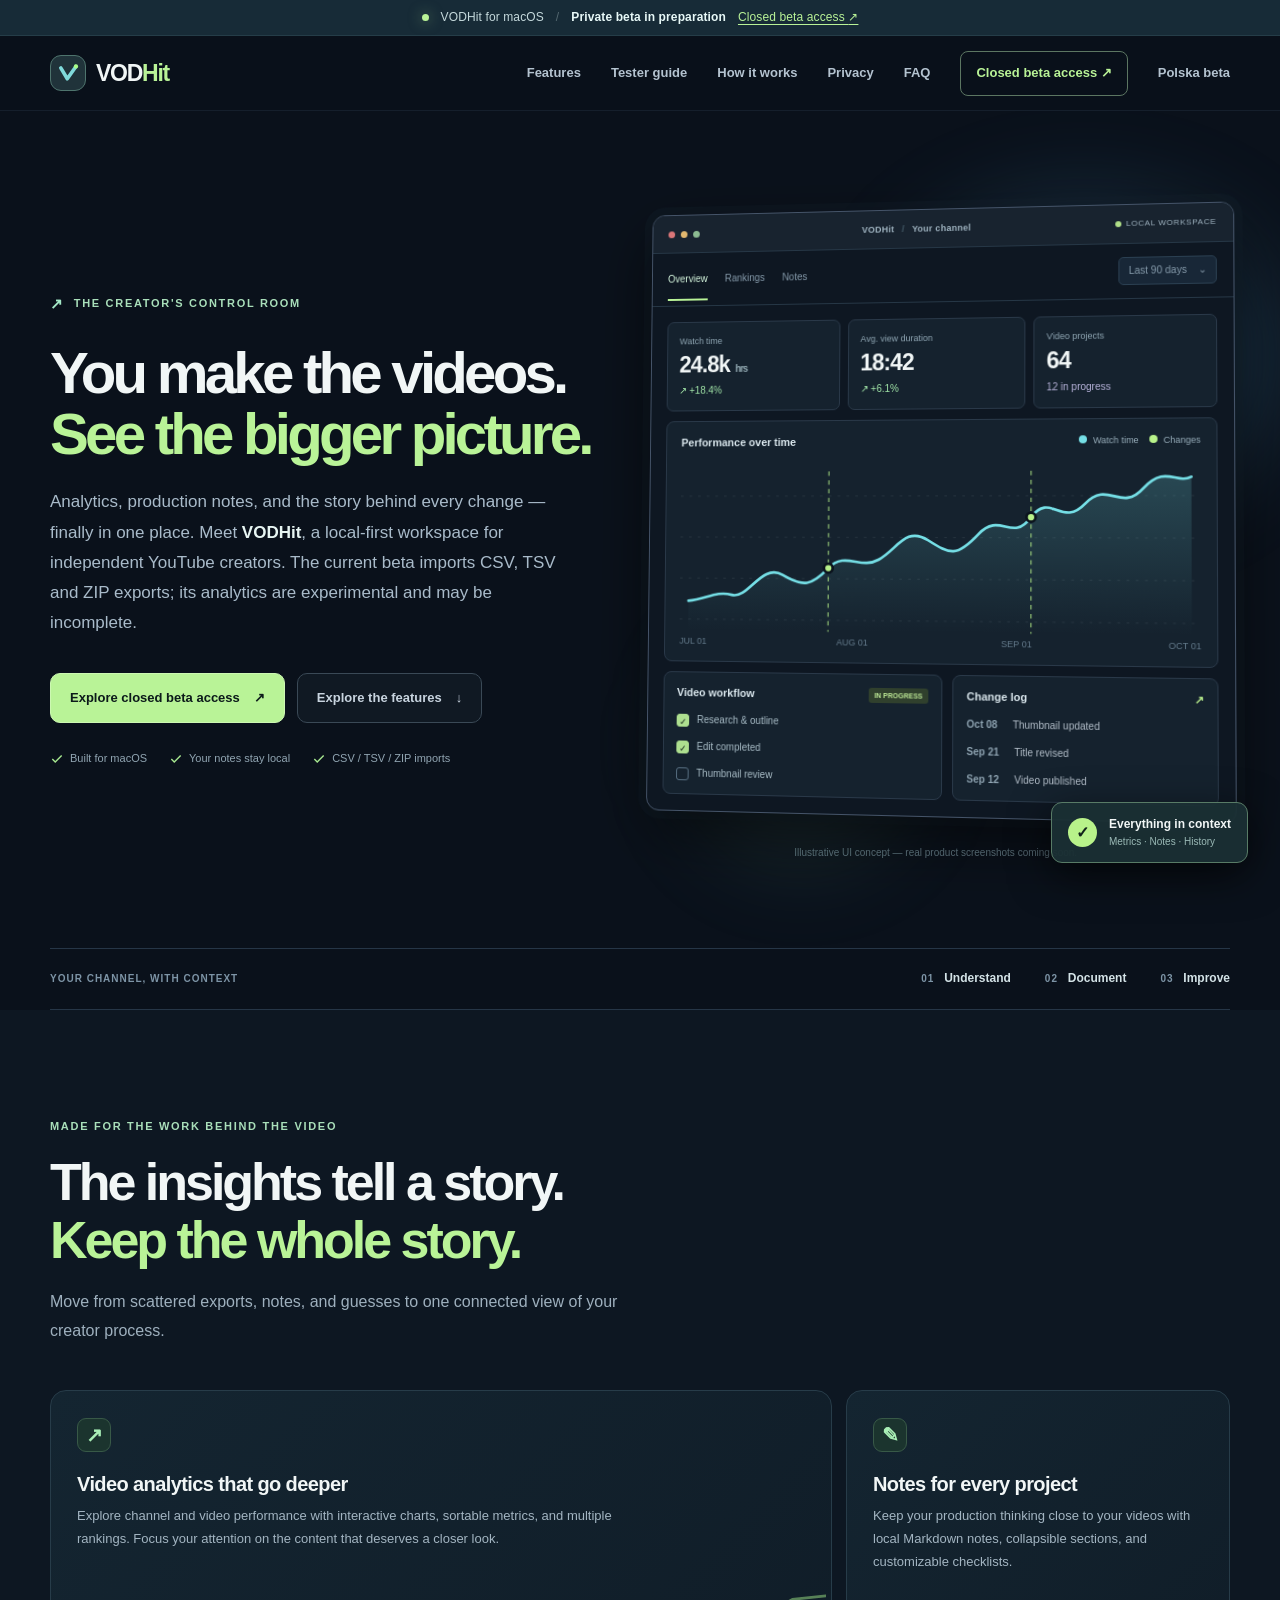
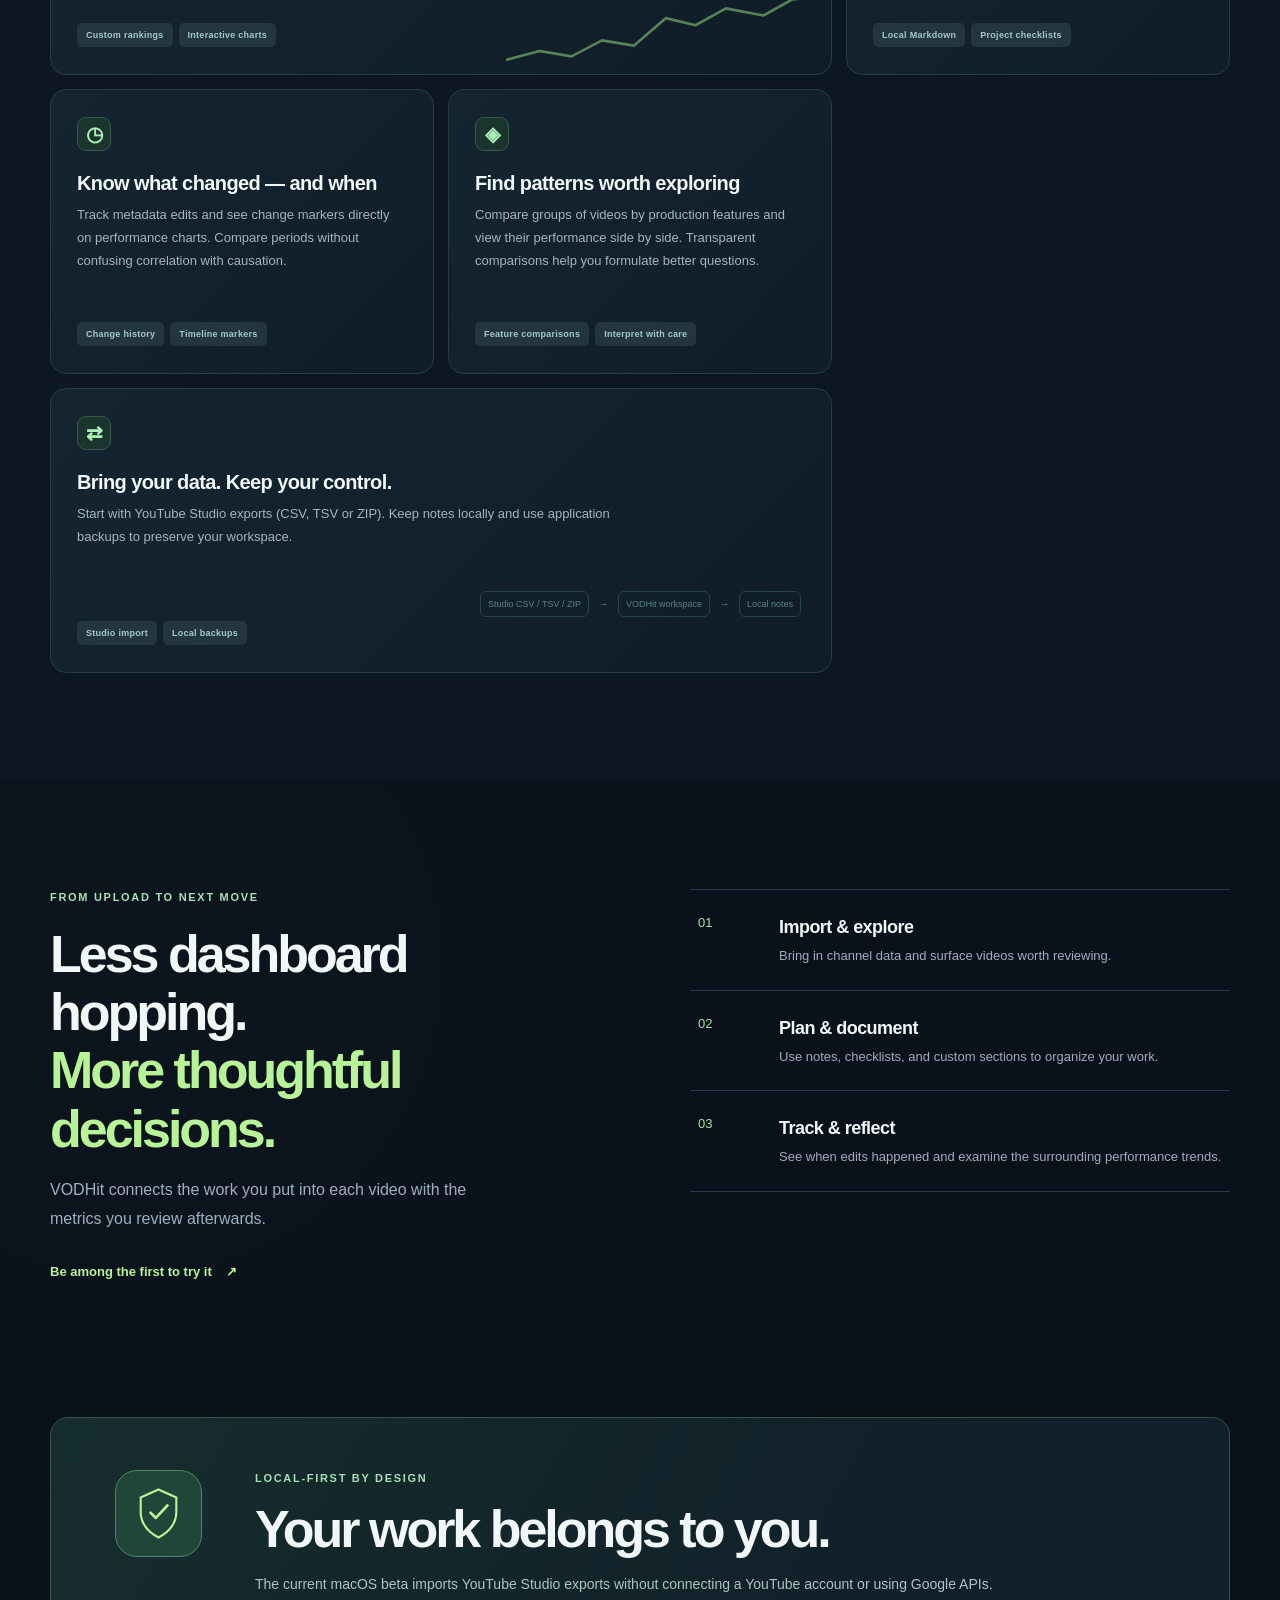
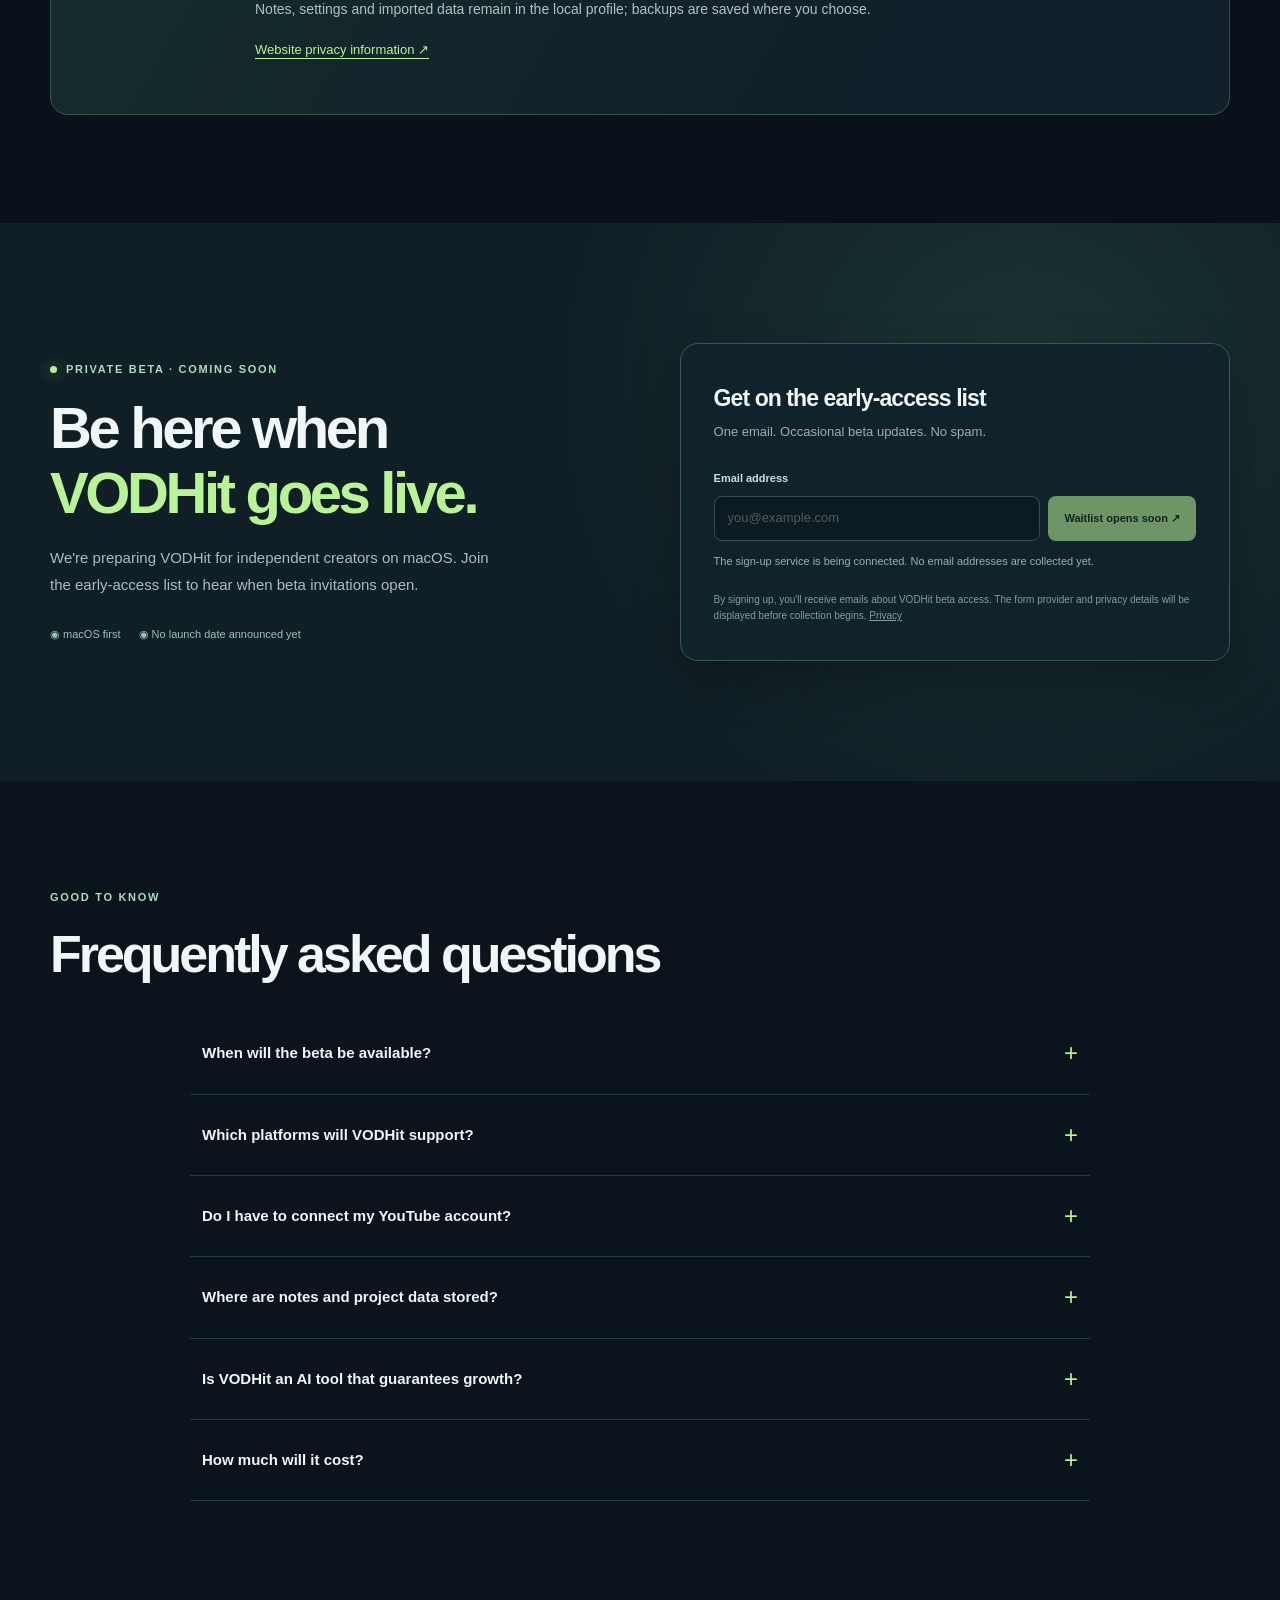
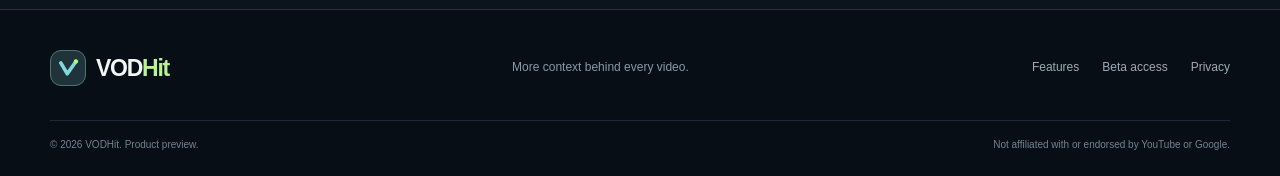
<file: index.html>
<!doctype html>
<html lang="en">
<head>
  <meta charset="utf-8">
  <meta name="viewport" content="width=device-width, initial-scale=1">
  <meta name="theme-color" content="#0a111b">
  <meta name="description" content="Meet VODHit: a local-first creator workspace for YouTube analytics, video notes, custom rankings, and change tracking. Private macOS beta in preparation.">
  <meta property="og:type" content="website">
  <meta property="og:site_name" content="VODHit">
  <meta property="og:title" content="VODHit — More context behind every video">
  <meta property="og:description" content="Analytics, production notes, and change history in one creator workspace. Private macOS beta coming soon.">
  <meta property="og:url" content="https://vodhit.app/">
  <meta name="twitter:card" content="summary_large_image">
  <link rel="icon" type="image/svg+xml" href="assets/favicon.svg">
  <link rel="canonical" href="https://vodhit.app/">
  <link rel="stylesheet" href="styles.css">
  <title>VODHit — Analytics & workflow for YouTube creators | Private beta</title>
  <script src="config.js" defer></script>
  <script src="main.js" defer></script>
</head>
<body>
  <a class="skip-link" href="#main">Skip to content</a>
  <div class="announcement"><span class="live-dot"></span><span>VODHit for macOS</span><span class="announcement-divider">/</span><strong>Private beta in preparation</strong><a href="beta.html">Closed beta access <span aria-hidden="true">↗</span></a></div>
  <header class="site-header" id="top">
    <div class="shell nav-wrap">
      <a class="brand" href="#top" aria-label="VODHit home"><span class="brand-symbol" aria-hidden="true"><svg viewBox="0 0 36 36" fill="none"><path d="M8 11L17 26L29 9" stroke="currentColor" stroke-width="5" stroke-linecap="round" stroke-linejoin="round"/><circle cx="29" cy="9" r="3" fill="#a9fc86"/></svg></span><span>VOD<span>Hit</span></span></a>
      <button class="menu-toggle" id="menu-toggle" type="button" aria-controls="main-navigation" aria-expanded="false" aria-label="Open navigation"><span></span><span></span><span></span></button>
      <nav id="main-navigation" class="main-nav" aria-label="Main navigation"><a href="#features">Features</a><a href="beta-guide.html">Tester guide</a><a href="#workflow">How it works</a><a href="#privacy">Privacy</a><a href="#faq">FAQ</a><a class="nav-cta" href="beta.html">Closed beta access <span aria-hidden="true">↗</span></a><a href="beta-pl.html" lang="pl" hreflang="pl">Polska beta</a></nav>
    </div>
  </header>

  <main id="main">
    <section class="hero shell" aria-labelledby="hero-title">
      <div class="hero-copy">
        <div class="eyebrow"><span class="eyebrow-icon">↗</span> THE CREATOR'S CONTROL ROOM</div>
        <h1 id="hero-title">You make the videos.<br><em>See the bigger picture.</em></h1>
        <p class="hero-sub">Analytics, production notes, and the story behind every change — finally in one place. Meet <strong>VODHit</strong>, a local-first workspace for independent YouTube creators. The current beta imports CSV, TSV and ZIP exports; its analytics are experimental and may be incomplete.</p>
        <div class="hero-actions"><a class="button button-primary" href="beta.html">Explore closed beta access <span aria-hidden="true">↗</span></a><a class="button button-ghost" href="#features">Explore the features <span aria-hidden="true">↓</span></a></div>
        <div class="hero-proof"><span><svg viewBox="0 0 24 24" aria-hidden="true"><path d="m4 12 5 5L20 6"/></svg> Built for macOS</span><span><svg viewBox="0 0 24 24" aria-hidden="true"><path d="m4 12 5 5L20 6"/></svg> Your notes stay local</span><span><svg viewBox="0 0 24 24" aria-hidden="true"><path d="m4 12 5 5L20 6"/></svg> CSV / TSV / ZIP imports</span></div>
      </div>
      <div class="hero-visual" aria-label="Illustrative example of the VODHit creator workspace">
        <div class="ambient ambient-one"></div><div class="ambient ambient-two"></div>
        <div class="app-window">
          <div class="window-chrome"><span class="traffic"><i></i><i></i><i></i></span><span class="window-name">VODHit <span>/</span> Your channel</span><span class="chrome-status"><i></i> LOCAL WORKSPACE</span></div>
          <div class="app-toolbar"><div class="mock-nav"><span class="selected">Overview</span><span>Rankings</span><span>Notes</span></div><span class="mock-filter">Last 90 days <span>⌄</span></span></div>
          <div class="app-content">
            <div class="mock-stat-grid"><div><small>Watch time</small><strong>24.8k <sup>hrs</sup></strong><span>↗ +18.4%</span></div><div><small>Avg. view duration</small><strong>18:42</strong><span>↗ +6.1%</span></div><div><small>Video projects</small><strong>64</strong><span class="neutral">12 in progress</span></div></div>
            <div class="mock-panel chart-panel"><div class="mock-panel-head"><span>Performance over time</span><span class="chart-tags"><i class="legend-cyan"></i> Watch time <i class="legend-lime"></i> Changes</span></div><svg class="hero-chart" viewBox="0 0 580 194" preserveAspectRatio="none" role="img" aria-label="Illustrative analytics graph with change markers"><defs><linearGradient id="linearea" x1="0" y1="0" x2="0" y2="1"><stop offset="0" stop-color="#75dfe6" stop-opacity=".20"/><stop offset="1" stop-color="#75dfe6" stop-opacity="0"/></linearGradient></defs><path d="M0 36H580M0 83H580M0 130H580M0 177H580" stroke="#293642" stroke-dasharray="3 7"/><path d="M10 156C30 155 41 144 60 149S94 112 118 126S151 138 170 118S206 120 227 108S257 70 282 86S314 105 338 79S375 89 396 60S430 72 455 45S494 55 518 28S554 24 570 15V190H10Z" fill="url(#linearea)"/><path d="M10 156C30 155 41 144 60 149S94 112 118 126S151 138 170 118S206 120 227 108S257 70 282 86S314 105 338 79S375 89 396 60S430 72 455 45S494 55 518 28S554 24 570 15" fill="none" stroke="#75dfe6" stroke-width="3" stroke-linecap="round"/><path d="M170 8V190M396 8V190" stroke="#b8f28a" stroke-width="1.2" stroke-dasharray="5 5" opacity=".85"/><circle cx="170" cy="118" r="5" fill="#b8f28a" stroke="#0b131d" stroke-width="3"/><circle cx="396" cy="60" r="5" fill="#b8f28a" stroke="#0b131d" stroke-width="3"/></svg><div class="chart-labels"><span>JUL 01</span><span>AUG 01</span><span>SEP 01</span><span>OCT 01</span></div></div>
            <div class="mock-bottom"><div class="mock-panel mini-project"><div class="mock-panel-head"><span>Video workflow</span><span class="tiny-pill">IN PROGRESS</span></div><div class="project-row"><span class="mock-check checked">✓</span> Research & outline</div><div class="project-row"><span class="mock-check checked">✓</span> Edit completed</div><div class="project-row"><span class="mock-check"></span> Thumbnail review</div></div><div class="mock-panel mini-notes"><div class="mock-panel-head"><span>Change log</span><span class="lime-inline">↗</span></div><div class="event"><b>Oct 08</b><span>Thumbnail updated</span></div><div class="event"><b>Sep 21</b><span>Title revised</span></div><div class="event"><b>Sep 12</b><span>Video published</span></div></div></div>
          </div>
        </div>
        <div class="floating-note"><span class="floating-check">✓</span><span><b>Everything in context</b><small>Metrics · Notes · History</small></span></div>
        <p class="visual-caption">Illustrative UI concept — real product screenshots coming soon.</p>
      </div>
    </section>

    <section class="strip shell" aria-label="Product pillars"><span>YOUR CHANNEL, WITH CONTEXT</span><div><span>01 <b>Understand</b></span><span>02 <b>Document</b></span><span>03 <b>Improve</b></span></div></section>

    <section class="features section" id="features" aria-labelledby="features-title"><div class="shell"><div class="section-heading"><div class="eyebrow">MADE FOR THE WORK BEHIND THE VIDEO</div><h2 id="features-title">The insights tell a story.<br><em>Keep the whole story.</em></h2><p>Move from scattered exports, notes, and guesses to one connected view of your creator process.</p></div>
      <div class="feature-grid">
        <article class="feature-card large"><div class="feature-icon">↗</div><h3>Video analytics that go deeper</h3><p>Explore channel and video performance with interactive charts, sortable metrics, and multiple rankings. Focus your attention on the content that deserves a closer look.</p><div class="feature-foot"><span>Custom rankings</span><span>Interactive charts</span></div><div class="feature-mini-chart" aria-hidden="true"><svg viewBox="0 0 400 90" preserveAspectRatio="none"><path d="M0 82 L42 72 82 78 120 60 160 66 200 35 237 43 275 24 322 32 358 14 400 10" fill="none" stroke="#a6ef8b" stroke-width="3" stroke-linecap="round" stroke-linejoin="round"/></svg></div></article>
        <article class="feature-card"><div class="feature-icon">✎</div><h3>Notes for every project</h3><p>Keep your production thinking close to your videos with local Markdown notes, collapsible sections, and customizable checklists.</p><div class="feature-foot"><span>Local Markdown</span><span>Project checklists</span></div></article>
        <article class="feature-card"><div class="feature-icon">◷</div><h3>Know what changed — and when</h3><p>Track metadata edits and see change markers directly on performance charts. Compare periods without confusing correlation with causation.</p><div class="feature-foot"><span>Change history</span><span>Timeline markers</span></div></article>
        <article class="feature-card"><div class="feature-icon">◈</div><h3>Find patterns worth exploring</h3><p>Compare groups of videos by production features and view their performance side by side. Transparent comparisons help you formulate better questions.</p><div class="feature-foot"><span>Feature comparisons</span><span>Interpret with care</span></div></article>
        <article class="feature-card large"><div class="feature-icon">⇄</div><h3>Bring your data. Keep your control.</h3><p>Start with YouTube Studio exports (CSV, TSV or ZIP). Keep notes locally and use application backups to preserve your workspace.</p><div class="feature-foot"><span>Studio import</span><span>Local backups</span></div><div class="data-flow" aria-hidden="true"><span>Studio CSV / TSV / ZIP</span><b>→</b><span>VODHit workspace</span><b>→</b><span>Local notes</span></div></article>
      </div>
    </div></section>

    <section class="workflow section" id="workflow"><div class="shell workflow-layout"><div><div class="eyebrow">FROM UPLOAD TO NEXT MOVE</div><h2>Less dashboard hopping.<br><em>More thoughtful decisions.</em></h2><p>VODHit connects the work you put into each video with the metrics you review afterwards.</p><a class="text-link" href="#waitlist">Be among the first to try it <span aria-hidden="true">↗</span></a></div><div class="steps"><div><span>01</span><div><h3>Import & explore</h3><p>Bring in channel data and surface videos worth reviewing.</p></div></div><div><span>02</span><div><h3>Plan & document</h3><p>Use notes, checklists, and custom sections to organize your work.</p></div></div><div><span>03</span><div><h3>Track & reflect</h3><p>See when edits happened and examine the surrounding performance trends.</p></div></div></div></div></section>

    <section class="privacy section" id="privacy"><div class="shell privacy-card"><div class="privacy-mark" aria-hidden="true"><svg viewBox="0 0 64 64" fill="none"><path d="M32 5 52 14V30C52 43 43 53 32 59 21 53 12 43 12 30V14L32 5Z" stroke="currentColor" stroke-width="2.4"/><path d="m23 31 6 6 13-14" stroke="currentColor" stroke-width="3" stroke-linecap="round" stroke-linejoin="round"/></svg></div><div><div class="eyebrow">LOCAL-FIRST BY DESIGN</div><h2>Your work belongs to you.</h2><p>The current macOS beta imports YouTube Studio exports without connecting a YouTube account or using Google APIs. Notes, settings and imported data remain in the local profile; backups are saved where you choose.</p><a href="privacy.html">Website privacy information <span aria-hidden="true">↗</span></a></div></div></section>

    <section class="beta section" id="waitlist"><div class="shell beta-layout"><div class="beta-copy"><div class="eyebrow"><span class="live-dot"></span> PRIVATE BETA · COMING SOON</div><h2>Be here when<br><em>VODHit goes live.</em></h2><p>We're preparing VODHit for independent creators on macOS. Join the early-access list to hear when beta invitations open.</p><div class="beta-facts"><span>◉ macOS first</span><span>◉ No launch date announced yet</span></div></div><div class="signup-card"><h3>Get on the early-access list</h3><p>One email. Occasional beta updates. No spam.</p><form id="beta-form" action="" method="POST" novalidate><label for="email">Email address</label><div class="input-row"><input id="email" name="email" type="email" placeholder="you@example.com" autocomplete="email" required disabled><button type="submit" id="signup-submit" disabled>Waitlist opens soon <span aria-hidden="true">↗</span></button></div><input type="hidden" name="product" value="VODHit macOS beta"><input type="hidden" name="source" value="landing-page"><p class="form-status" id="form-status" role="status" aria-live="polite">The sign-up service is being connected. No email addresses are collected yet.</p></form><a id="hosted-waitlist" class="button button-primary hosted-link" href="#waitlist" hidden rel="noopener noreferrer" target="_blank">Join the beta waitlist <span aria-hidden="true">↗</span></a><p class="form-privacy">By signing up, you'll receive emails about VODHit beta access. The form provider and privacy details will be displayed before collection begins. <a href="privacy.html">Privacy</a></p></div></div></section>

    <section class="faq section" id="faq"><div class="shell"><div class="section-heading left"><div class="eyebrow">GOOD TO KNOW</div><h2>Frequently asked questions</h2></div><div class="faq-items"><details><summary>When will the beta be available?<span aria-hidden="true">+</span></summary><p>We're preparing the first external beta. We haven't announced a date yet. The waitlist will be used to send invitations once the product is ready for testing.</p></details><details><summary>Which platforms will VODHit support?<span aria-hidden="true">+</span></summary><p>The first beta is planned for macOS. Other platforms may be considered after feedback from early users.</p></details><details><summary>Do I have to connect my YouTube account?<span aria-hidden="true">+</span></summary><p>No. The current beta imports YouTube Studio exports in CSV, TSV or ZIP format; it does not connect to Google OAuth or YouTube APIs.</p></details><details><summary>Where are notes and project data stored?<span aria-hidden="true">+</span></summary><p>Notes, settings and imported data stay in the selected local profile. Backups are saved where you choose. The current beta has no account-connected features.</p></details><details><summary>Is VODHit an AI tool that guarantees growth?<span aria-hidden="true">+</span></summary><p>No. VODHit provides analytics, rankings, and comparisons to support your own decisions. Changes in performance are not proof that a specific edit caused them.</p></details><details><summary>How much will it cost?<span aria-hidden="true">+</span></summary><p>Pricing has not been announced. Early access will help us understand how creators use the product and what they value most.</p></details></div></div></section>
  </main>
  <footer class="footer"><div class="shell footer-top"><a class="brand" href="#top"><span class="brand-symbol" aria-hidden="true"><svg viewBox="0 0 36 36" fill="none"><path d="M8 11L17 26L29 9" stroke="currentColor" stroke-width="5" stroke-linecap="round" stroke-linejoin="round"/><circle cx="29" cy="9" r="3" fill="#a9fc86"/></svg></span><span>VOD<span>Hit</span></span></a><p>More context behind every video.</p><nav aria-label="Footer navigation"><a href="#features">Features</a><a href="#waitlist">Beta access</a><a href="privacy.html">Privacy</a></nav></div><div class="shell footer-bottom"><span>© <span id="copyright-year">2026</span> VODHit. Product preview.</span><span>Not affiliated with or endorsed by YouTube or Google.</span></div></footer>
</body>
</html>
</file>
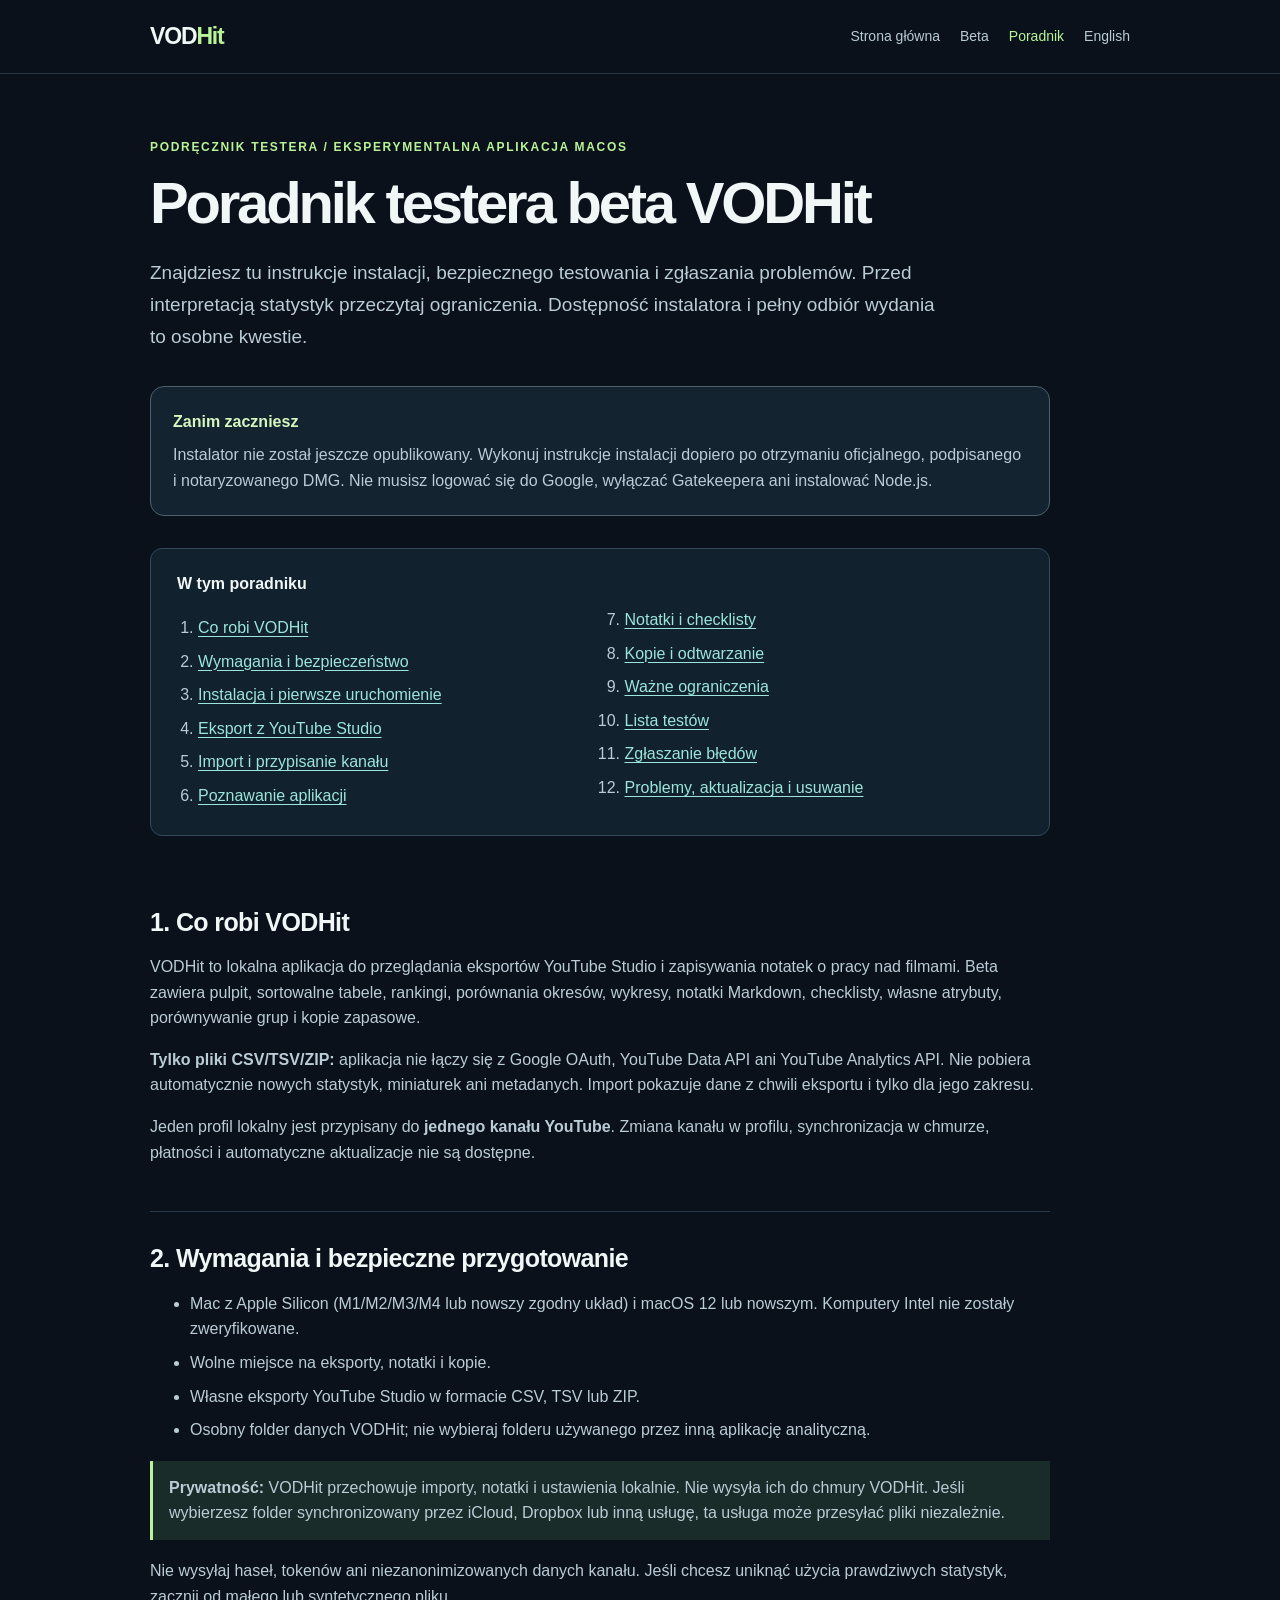
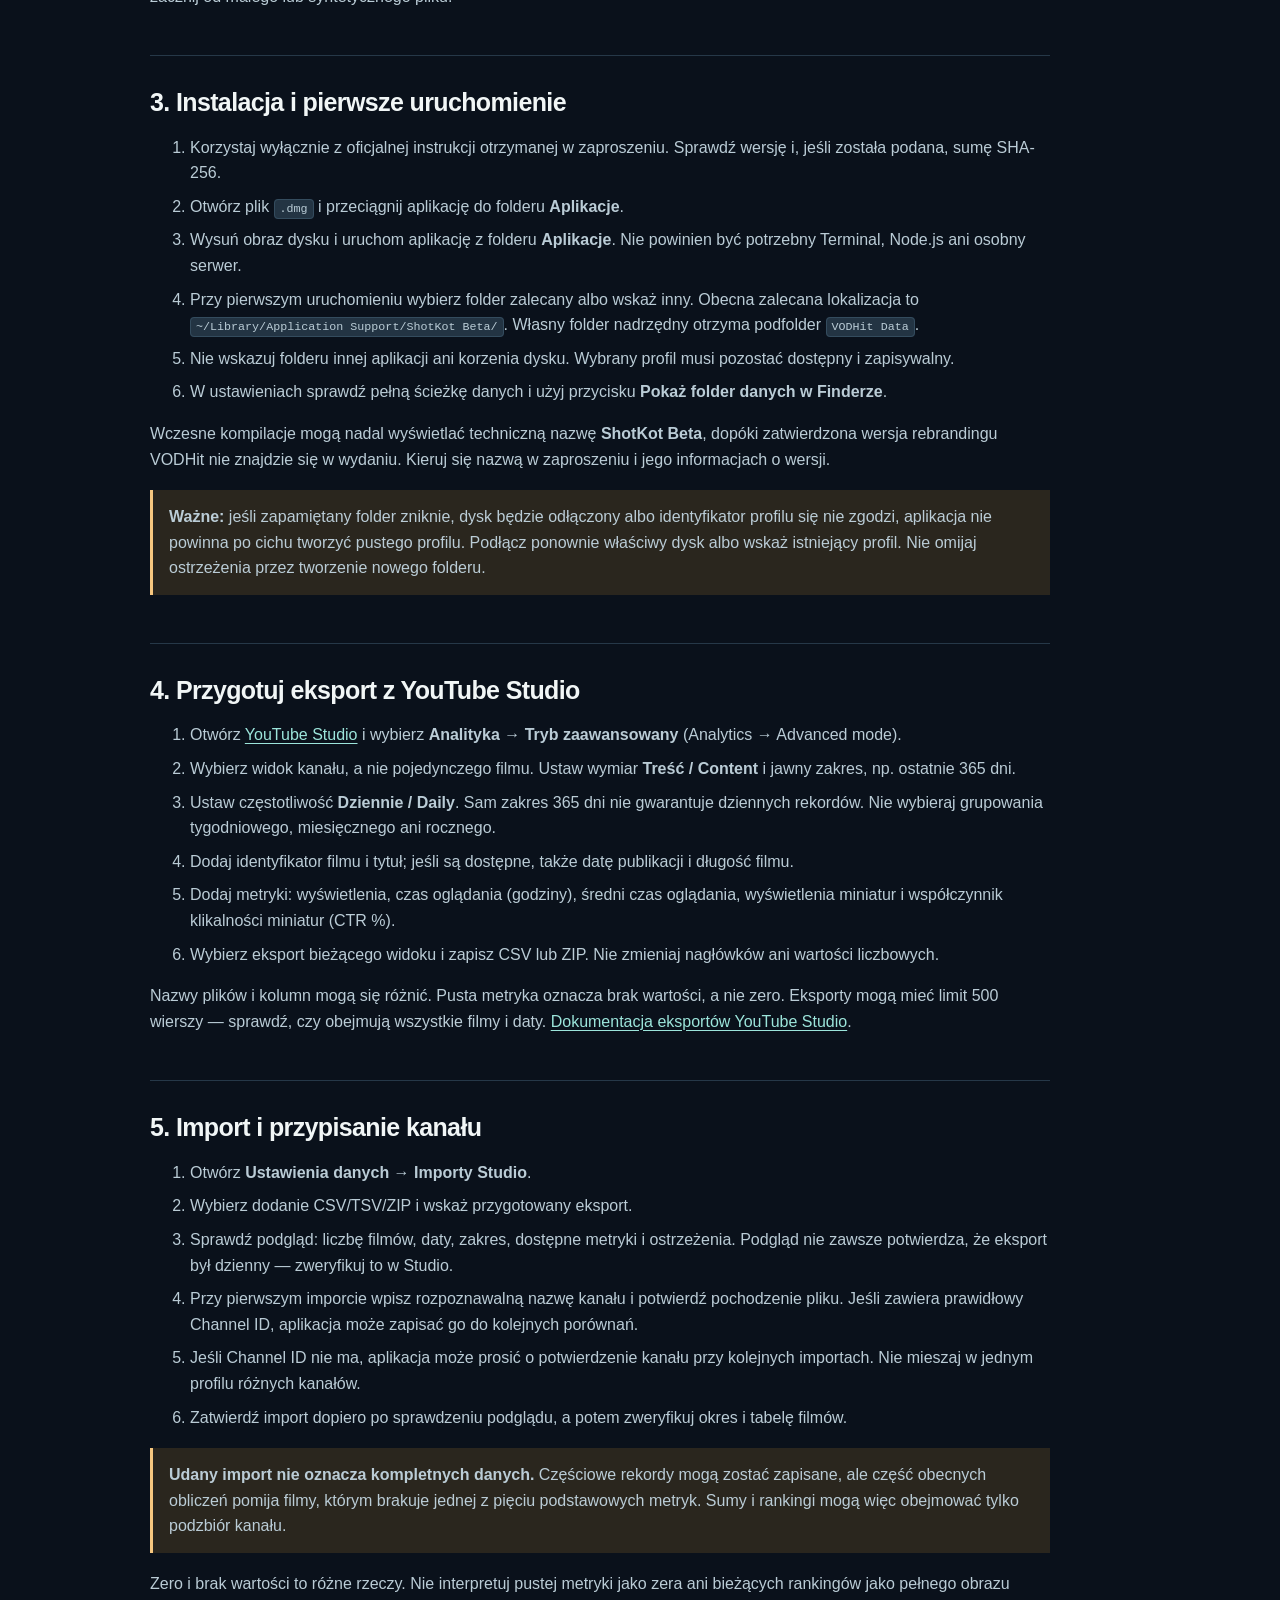
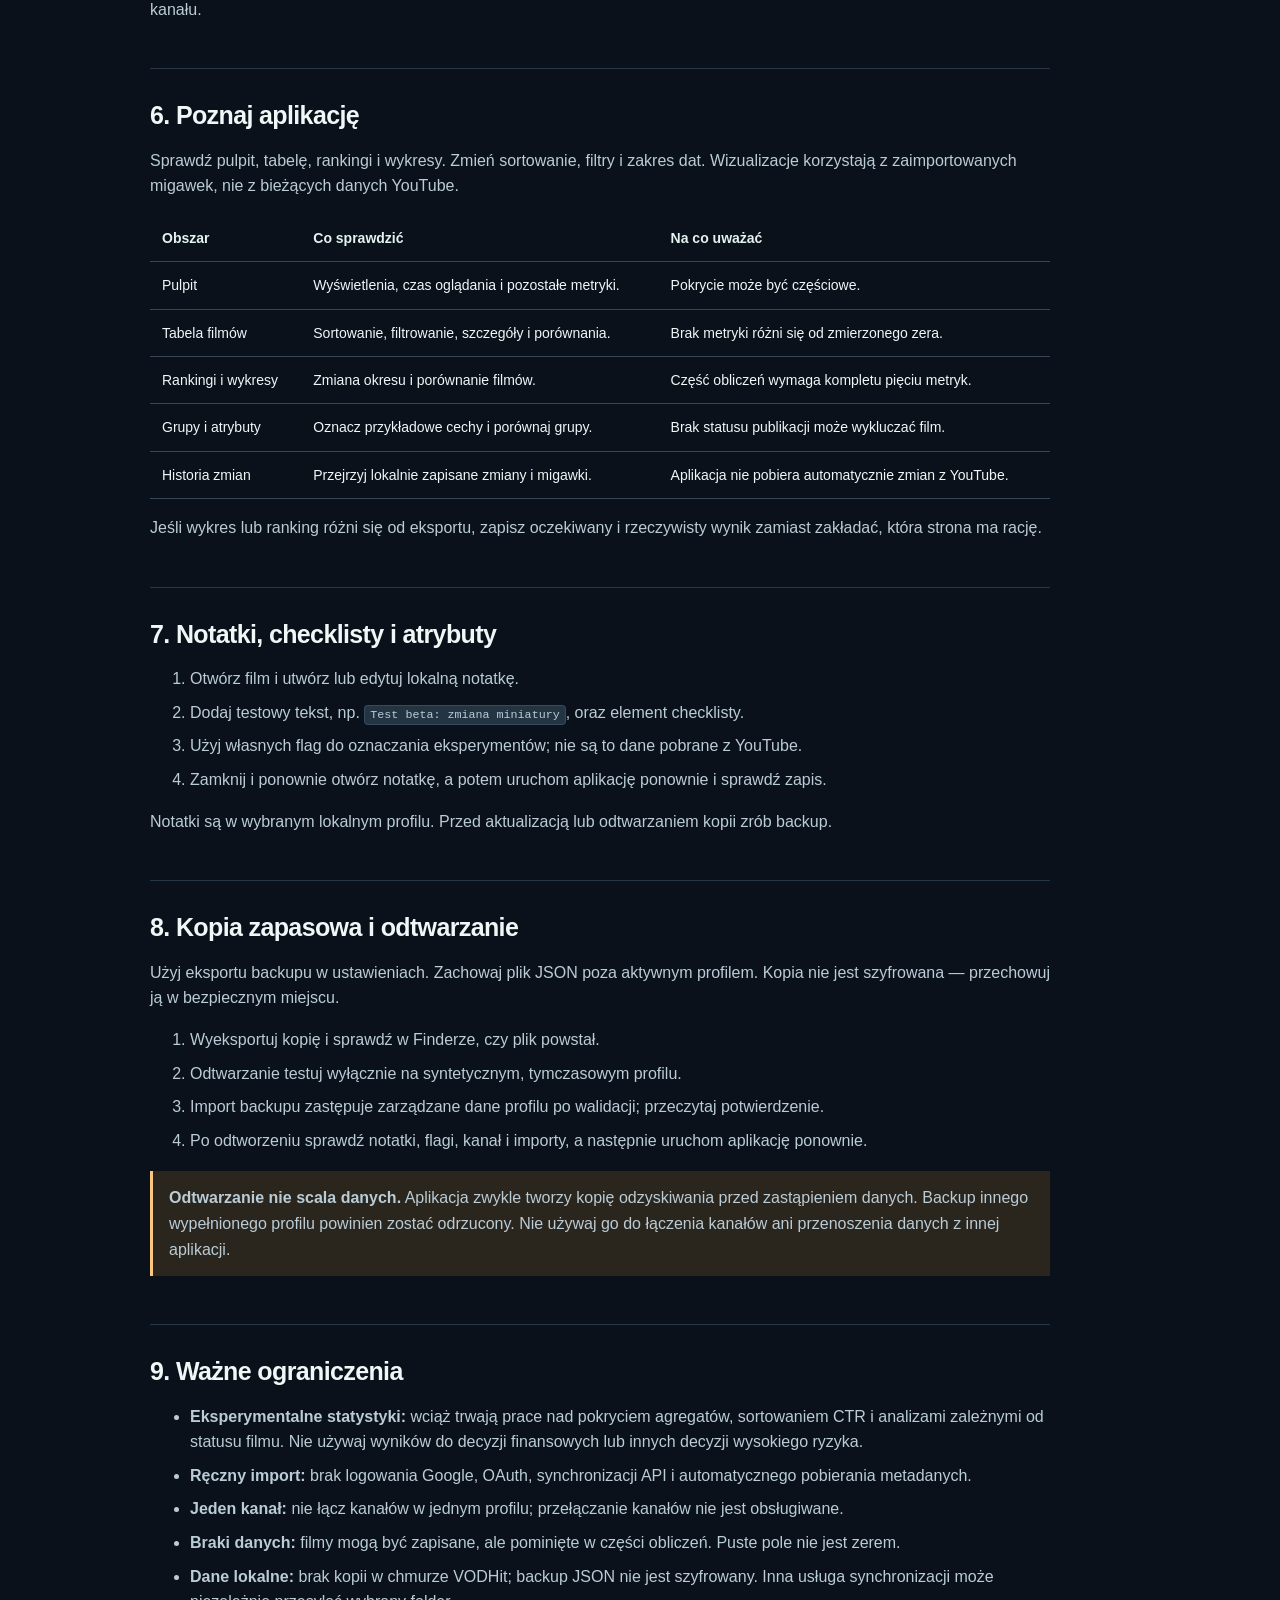
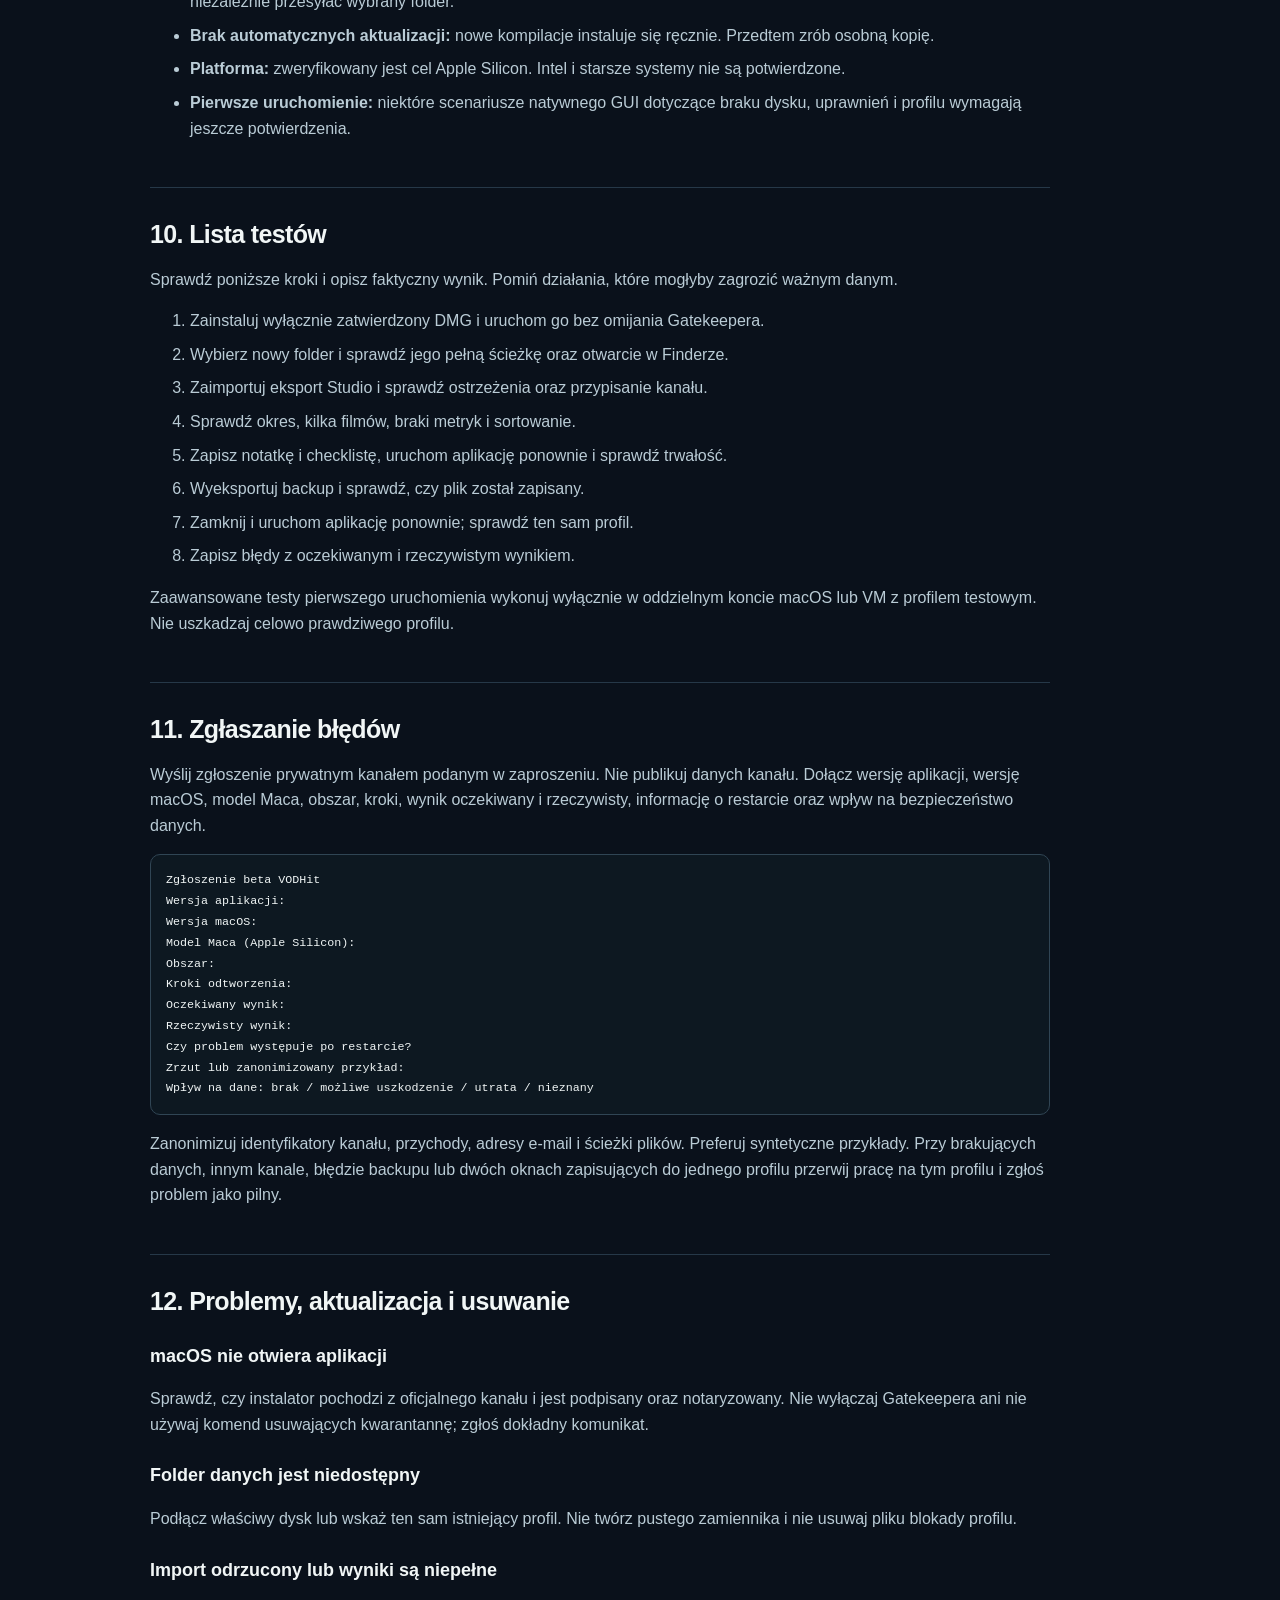
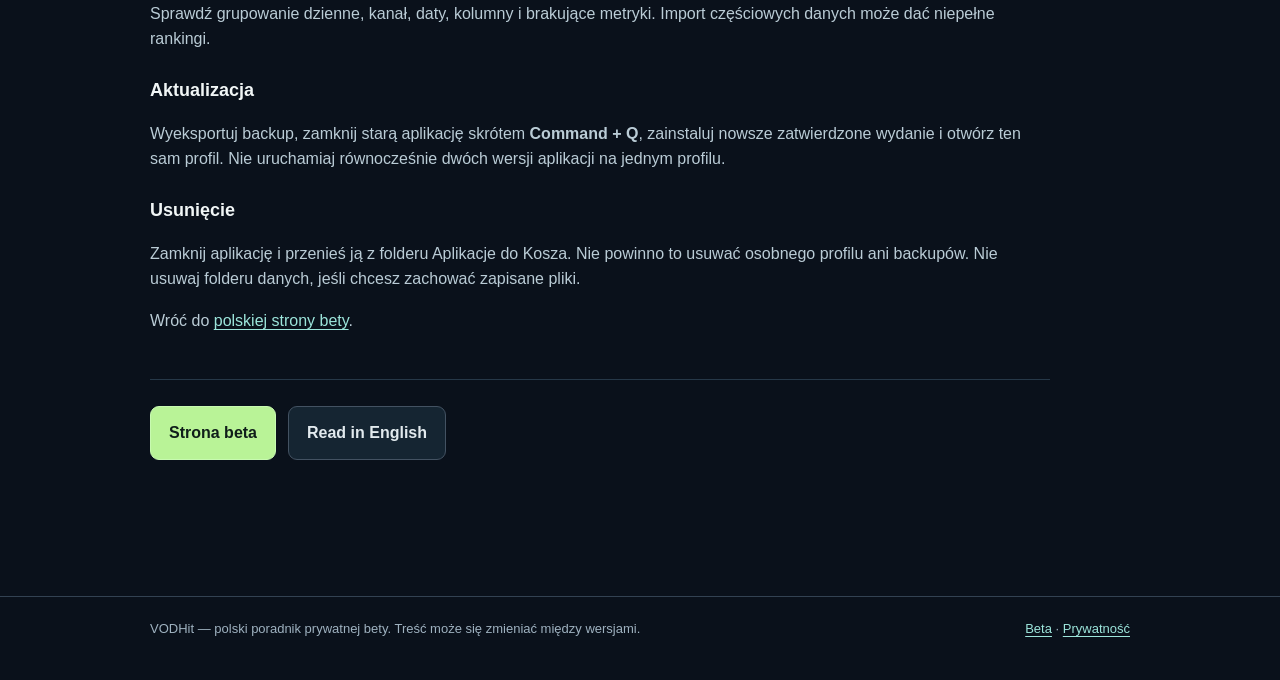
<file: beta-guide-pl.html>
<!doctype html>
<html lang="pl">
<head>
  <meta charset="utf-8">
  <meta name="viewport" content="width=device-width, initial-scale=1">
  <meta name="theme-color" content="#0a111b">
  <meta name="description" content="Poradnik beta testera VODHit na macOS: instalacja, eksport i import YouTube Studio, notatki, kopie zapasowe, ograniczenia i zgłaszanie błędów.">
  <link rel="icon" type="image/svg+xml" href="assets/favicon.svg">
  <link rel="canonical" href="https://vodhit.app/beta-guide-pl.html">
  <link rel="alternate" hreflang="en" href="https://vodhit.app/beta-guide.html">
  <link rel="stylesheet" href="styles.css">
  <link rel="stylesheet" href="beta.css">
  <title>Poradnik testera beta | VODHit na macOS</title>
</head>
<body>
  <a class="skip-link" href="#main">Przejdź do treści</a>
  <header class="beta-header"><div class="beta-shell beta-header-inner">
    <a class="beta-brand" href="index.html" aria-label="Strona główna VODHit">VOD<span>Hit</span></a>
    <nav class="beta-nav" aria-label="Nawigacja beta"><a href="index.html">Strona główna</a><a href="beta-pl.html">Beta</a><a href="beta-guide-pl.html" aria-current="page">Poradnik</a><a href="beta-guide.html" lang="en" hreflang="en">English</a></nav>
  </div></header>
  <main id="main" class="beta-main beta-shell"><article class="beta-article">
    <div class="beta-eyebrow">Podręcznik testera / eksperymentalna aplikacja macOS</div>
    <h1>Poradnik testera beta VODHit</h1>
    <p class="beta-lead">Znajdziesz tu instrukcje instalacji, bezpiecznego testowania i zgłaszania problemów. Przed interpretacją statystyk przeczytaj ograniczenia. Dostępność instalatora i pełny odbiór wydania to osobne kwestie.</p>
    <div class="beta-state"><strong>Zanim zaczniesz</strong><p>Instalator nie został jeszcze opublikowany. Wykonuj instrukcje instalacji dopiero po otrzymaniu oficjalnego, podpisanego i notaryzowanego DMG. Nie musisz logować się do Google, wyłączać Gatekeepera ani instalować Node.js.</p></div>
    <nav class="beta-toc" aria-label="Spis treści"><strong>W tym poradniku</strong><ol>
      <li><a href="#overview">Co robi VODHit</a></li><li><a href="#requirements">Wymagania i bezpieczeństwo</a></li><li><a href="#install">Instalacja i pierwsze uruchomienie</a></li><li><a href="#studio-export">Eksport z YouTube Studio</a></li><li><a href="#import">Import i przypisanie kanału</a></li><li><a href="#workspace">Poznawanie aplikacji</a></li><li><a href="#notes">Notatki i checklisty</a></li><li><a href="#backup">Kopie i odtwarzanie</a></li><li><a href="#limitations">Ważne ograniczenia</a></li><li><a href="#testing">Lista testów</a></li><li><a href="#feedback">Zgłaszanie błędów</a></li><li><a href="#troubleshooting">Problemy, aktualizacja i usuwanie</a></li>
    </ol></nav>
    <section id="overview"><h2>1. Co robi VODHit</h2>
      <p>VODHit to lokalna aplikacja do przeglądania eksportów YouTube Studio i zapisywania notatek o pracy nad filmami. Beta zawiera pulpit, sortowalne tabele, rankingi, porównania okresów, wykresy, notatki Markdown, checklisty, własne atrybuty, porównywanie grup i kopie zapasowe.</p>
      <p><strong>Tylko pliki CSV/TSV/ZIP:</strong> aplikacja nie łączy się z Google OAuth, YouTube Data API ani YouTube Analytics API. Nie pobiera automatycznie nowych statystyk, miniaturek ani metadanych. Import pokazuje dane z chwili eksportu i tylko dla jego zakresu.</p>
      <p>Jeden profil lokalny jest przypisany do <strong>jednego kanału YouTube</strong>. Zmiana kanału w profilu, synchronizacja w chmurze, płatności i automatyczne aktualizacje nie są dostępne.</p>
    </section>
    <section id="requirements"><h2>2. Wymagania i bezpieczne przygotowanie</h2>
      <ul><li>Mac z Apple Silicon (M1/M2/M3/M4 lub nowszy zgodny układ) i macOS 12 lub nowszym. Komputery Intel nie zostały zweryfikowane.</li><li>Wolne miejsce na eksporty, notatki i kopie.</li><li>Własne eksporty YouTube Studio w formacie CSV, TSV lub ZIP.</li><li>Osobny folder danych VODHit; nie wybieraj folderu używanego przez inną aplikację analityczną.</li></ul>
      <div class="beta-notice"><p><strong>Prywatność:</strong> VODHit przechowuje importy, notatki i ustawienia lokalnie. Nie wysyła ich do chmury VODHit. Jeśli wybierzesz folder synchronizowany przez iCloud, Dropbox lub inną usługę, ta usługa może przesyłać pliki niezależnie.</p></div>
      <p>Nie wysyłaj haseł, tokenów ani niezanonimizowanych danych kanału. Jeśli chcesz uniknąć użycia prawdziwych statystyk, zacznij od małego lub syntetycznego pliku.</p>
    </section>
    <section id="install"><h2>3. Instalacja i pierwsze uruchomienie</h2>
      <ol><li>Korzystaj wyłącznie z oficjalnej instrukcji otrzymanej w zaproszeniu. Sprawdź wersję i, jeśli została podana, sumę SHA-256.</li><li>Otwórz plik <code>.dmg</code> i przeciągnij aplikację do folderu <strong>Aplikacje</strong>.</li><li>Wysuń obraz dysku i uruchom aplikację z folderu <strong>Aplikacje</strong>. Nie powinien być potrzebny Terminal, Node.js ani osobny serwer.</li><li>Przy pierwszym uruchomieniu wybierz folder zalecany albo wskaż inny. Obecna zalecana lokalizacja to <code>~/Library/Application Support/ShotKot Beta/</code>. Własny folder nadrzędny otrzyma podfolder <code>VODHit Data</code>.</li><li>Nie wskazuj folderu innej aplikacji ani korzenia dysku. Wybrany profil musi pozostać dostępny i zapisywalny.</li><li>W ustawieniach sprawdź pełną ścieżkę danych i użyj przycisku <strong>Pokaż folder danych w Finderze</strong>.</li></ol>
      <p>Wczesne kompilacje mogą nadal wyświetlać techniczną nazwę <strong>ShotKot Beta</strong>, dopóki zatwierdzona wersja rebrandingu VODHit nie znajdzie się w wydaniu. Kieruj się nazwą w zaproszeniu i jego informacjach o wersji.</p>
      <div class="beta-notice warning"><p><strong>Ważne:</strong> jeśli zapamiętany folder zniknie, dysk będzie odłączony albo identyfikator profilu się nie zgodzi, aplikacja nie powinna po cichu tworzyć pustego profilu. Podłącz ponownie właściwy dysk albo wskaż istniejący profil. Nie omijaj ostrzeżenia przez tworzenie nowego folderu.</p></div>
    </section>
    <section id="studio-export"><h2>4. Przygotuj eksport z YouTube Studio</h2>
      <ol><li>Otwórz <a href="https://studio.youtube.com/" rel="noopener noreferrer">YouTube Studio</a> i wybierz <strong>Analityka → Tryb zaawansowany</strong> (Analytics → Advanced mode).</li><li>Wybierz widok kanału, a nie pojedynczego filmu. Ustaw wymiar <strong>Treść / Content</strong> i jawny zakres, np. ostatnie 365 dni.</li><li>Ustaw częstotliwość <strong>Dziennie / Daily</strong>. Sam zakres 365 dni nie gwarantuje dziennych rekordów. Nie wybieraj grupowania tygodniowego, miesięcznego ani rocznego.</li><li>Dodaj identyfikator filmu i tytuł; jeśli są dostępne, także datę publikacji i długość filmu.</li><li>Dodaj metryki: wyświetlenia, czas oglądania (godziny), średni czas oglądania, wyświetlenia miniatur i współczynnik klikalności miniatur (CTR %).</li><li>Wybierz eksport bieżącego widoku i zapisz CSV lub ZIP. Nie zmieniaj nagłówków ani wartości liczbowych.</li></ol>
      <p>Nazwy plików i kolumn mogą się różnić. Pusta metryka oznacza brak wartości, a nie zero. Eksporty mogą mieć limit 500 wierszy — sprawdź, czy obejmują wszystkie filmy i daty. <a href="https://support.google.com/youtube/answer/9717005?hl=pl" rel="noopener noreferrer">Dokumentacja eksportów YouTube Studio</a>.</p>
    </section>
    <section id="import"><h2>5. Import i przypisanie kanału</h2>
      <ol><li>Otwórz <strong>Ustawienia danych → Importy Studio</strong>.</li><li>Wybierz dodanie CSV/TSV/ZIP i wskaż przygotowany eksport.</li><li>Sprawdź podgląd: liczbę filmów, daty, zakres, dostępne metryki i ostrzeżenia. Podgląd nie zawsze potwierdza, że eksport był dzienny — zweryfikuj to w Studio.</li><li>Przy pierwszym imporcie wpisz rozpoznawalną nazwę kanału i potwierdź pochodzenie pliku. Jeśli zawiera prawidłowy Channel ID, aplikacja może zapisać go do kolejnych porównań.</li><li>Jeśli Channel ID nie ma, aplikacja może prosić o potwierdzenie kanału przy kolejnych importach. Nie mieszaj w jednym profilu różnych kanałów.</li><li>Zatwierdź import dopiero po sprawdzeniu podglądu, a potem zweryfikuj okres i tabelę filmów.</li></ol>
      <div class="beta-notice warning"><p><strong>Udany import nie oznacza kompletnych danych.</strong> Częściowe rekordy mogą zostać zapisane, ale część obecnych obliczeń pomija filmy, którym brakuje jednej z pięciu podstawowych metryk. Sumy i rankingi mogą więc obejmować tylko podzbiór kanału.</p></div>
      <p>Zero i brak wartości to różne rzeczy. Nie interpretuj pustej metryki jako zera ani bieżących rankingów jako pełnego obrazu kanału.</p>
    </section>
    <section id="workspace"><h2>6. Poznaj aplikację</h2>
      <p>Sprawdź pulpit, tabelę, rankingi i wykresy. Zmień sortowanie, filtry i zakres dat. Wizualizacje korzystają z zaimportowanych migawek, nie z bieżących danych YouTube.</p>
      <table><thead><tr><th>Obszar</th><th>Co sprawdzić</th><th>Na co uważać</th></tr></thead><tbody><tr><td>Pulpit</td><td>Wyświetlenia, czas oglądania i pozostałe metryki.</td><td>Pokrycie może być częściowe.</td></tr><tr><td>Tabela filmów</td><td>Sortowanie, filtrowanie, szczegóły i porównania.</td><td>Brak metryki różni się od zmierzonego zera.</td></tr><tr><td>Rankingi i wykresy</td><td>Zmiana okresu i porównanie filmów.</td><td>Część obliczeń wymaga kompletu pięciu metryk.</td></tr><tr><td>Grupy i atrybuty</td><td>Oznacz przykładowe cechy i porównaj grupy.</td><td>Brak statusu publikacji może wykluczać film.</td></tr><tr><td>Historia zmian</td><td>Przejrzyj lokalnie zapisane zmiany i migawki.</td><td>Aplikacja nie pobiera automatycznie zmian z YouTube.</td></tr></tbody></table>
      <p>Jeśli wykres lub ranking różni się od eksportu, zapisz oczekiwany i rzeczywisty wynik zamiast zakładać, która strona ma rację.</p>
    </section>
    <section id="notes"><h2>7. Notatki, checklisty i atrybuty</h2><ol><li>Otwórz film i utwórz lub edytuj lokalną notatkę.</li><li>Dodaj testowy tekst, np. <code>Test beta: zmiana miniatury</code>, oraz element checklisty.</li><li>Użyj własnych flag do oznaczania eksperymentów; nie są to dane pobrane z YouTube.</li><li>Zamknij i ponownie otwórz notatkę, a potem uruchom aplikację ponownie i sprawdź zapis.</li></ol><p>Notatki są w wybranym lokalnym profilu. Przed aktualizacją lub odtwarzaniem kopii zrób backup.</p></section>
    <section id="backup"><h2>8. Kopia zapasowa i odtwarzanie</h2><p>Użyj eksportu backupu w ustawieniach. Zachowaj plik JSON poza aktywnym profilem. Kopia nie jest szyfrowana — przechowuj ją w bezpiecznym miejscu.</p><ol><li>Wyeksportuj kopię i sprawdź w Finderze, czy plik powstał.</li><li>Odtwarzanie testuj wyłącznie na syntetycznym, tymczasowym profilu.</li><li>Import backupu zastępuje zarządzane dane profilu po walidacji; przeczytaj potwierdzenie.</li><li>Po odtworzeniu sprawdź notatki, flagi, kanał i importy, a następnie uruchom aplikację ponownie.</li></ol><div class="beta-notice warning"><p><strong>Odtwarzanie nie scala danych.</strong> Aplikacja zwykle tworzy kopię odzyskiwania przed zastąpieniem danych. Backup innego wypełnionego profilu powinien zostać odrzucony. Nie używaj go do łączenia kanałów ani przenoszenia danych z innej aplikacji.</p></div></section>
    <section id="limitations"><h2>9. Ważne ograniczenia</h2><ul><li><strong>Eksperymentalne statystyki:</strong> wciąż trwają prace nad pokryciem agregatów, sortowaniem CTR i analizami zależnymi od statusu filmu. Nie używaj wyników do decyzji finansowych lub innych decyzji wysokiego ryzyka.</li><li><strong>Ręczny import:</strong> brak logowania Google, OAuth, synchronizacji API i automatycznego pobierania metadanych.</li><li><strong>Jeden kanał:</strong> nie łącz kanałów w jednym profilu; przełączanie kanałów nie jest obsługiwane.</li><li><strong>Braki danych:</strong> filmy mogą być zapisane, ale pominięte w części obliczeń. Puste pole nie jest zerem.</li><li><strong>Dane lokalne:</strong> brak kopii w chmurze VODHit; backup JSON nie jest szyfrowany. Inna usługa synchronizacji może niezależnie przesyłać wybrany folder.</li><li><strong>Brak automatycznych aktualizacji:</strong> nowe kompilacje instaluje się ręcznie. Przedtem zrób osobną kopię.</li><li><strong>Platforma:</strong> zweryfikowany jest cel Apple Silicon. Intel i starsze systemy nie są potwierdzone.</li><li><strong>Pierwsze uruchomienie:</strong> niektóre scenariusze natywnego GUI dotyczące braku dysku, uprawnień i profilu wymagają jeszcze potwierdzenia.</li></ul></section>
    <section id="testing"><h2>10. Lista testów</h2><p>Sprawdź poniższe kroki i opisz faktyczny wynik. Pomiń działania, które mogłyby zagrozić ważnym danym.</p><ol><li>Zainstaluj wyłącznie zatwierdzony DMG i uruchom go bez omijania Gatekeepera.</li><li>Wybierz nowy folder i sprawdź jego pełną ścieżkę oraz otwarcie w Finderze.</li><li>Zaimportuj eksport Studio i sprawdź ostrzeżenia oraz przypisanie kanału.</li><li>Sprawdź okres, kilka filmów, braki metryk i sortowanie.</li><li>Zapisz notatkę i checklistę, uruchom aplikację ponownie i sprawdź trwałość.</li><li>Wyeksportuj backup i sprawdź, czy plik został zapisany.</li><li>Zamknij i uruchom aplikację ponownie; sprawdź ten sam profil.</li><li>Zapisz błędy z oczekiwanym i rzeczywistym wynikiem.</li></ol><p>Zaawansowane testy pierwszego uruchomienia wykonuj wyłącznie w oddzielnym koncie macOS lub VM z profilem testowym. Nie uszkadzaj celowo prawdziwego profilu.</p></section>
    <section id="feedback"><h2>11. Zgłaszanie błędów</h2><p>Wyślij zgłoszenie prywatnym kanałem podanym w zaproszeniu. Nie publikuj danych kanału. Dołącz wersję aplikacji, wersję macOS, model Maca, obszar, kroki, wynik oczekiwany i rzeczywisty, informację o restarcie oraz wpływ na bezpieczeństwo danych.</p><pre><code>Zgłoszenie beta VODHit
Wersja aplikacji:
Wersja macOS:
Model Maca (Apple Silicon):
Obszar:
Kroki odtworzenia:
Oczekiwany wynik:
Rzeczywisty wynik:
Czy problem występuje po restarcie?
Zrzut lub zanonimizowany przykład:
Wpływ na dane: brak / możliwe uszkodzenie / utrata / nieznany</code></pre><p>Zanonimizuj identyfikatory kanału, przychody, adresy e-mail i ścieżki plików. Preferuj syntetyczne przykłady. Przy brakujących danych, innym kanale, błędzie backupu lub dwóch oknach zapisujących do jednego profilu przerwij pracę na tym profilu i zgłoś problem jako pilny.</p></section>
    <section id="troubleshooting"><h2>12. Problemy, aktualizacja i usuwanie</h2><h3>macOS nie otwiera aplikacji</h3><p>Sprawdź, czy instalator pochodzi z oficjalnego kanału i jest podpisany oraz notaryzowany. Nie wyłączaj Gatekeepera ani nie używaj komend usuwających kwarantannę; zgłoś dokładny komunikat.</p><h3>Folder danych jest niedostępny</h3><p>Podłącz właściwy dysk lub wskaż ten sam istniejący profil. Nie twórz pustego zamiennika i nie usuwaj pliku blokady profilu.</p><h3>Import odrzucony lub wyniki są niepełne</h3><p>Sprawdź grupowanie dzienne, kanał, daty, kolumny i brakujące metryki. Import częściowych danych może dać niepełne rankingi.</p><h3>Aktualizacja</h3><p>Wyeksportuj backup, zamknij starą aplikację skrótem <strong>Command + Q</strong>, zainstaluj nowsze zatwierdzone wydanie i otwórz ten sam profil. Nie uruchamiaj równocześnie dwóch wersji aplikacji na jednym profilu.</p><h3>Usunięcie</h3><p>Zamknij aplikację i przenieś ją z folderu Aplikacje do Kosza. Nie powinno to usuwać osobnego profilu ani backupów. Nie usuwaj folderu danych, jeśli chcesz zachować zapisane pliki.</p><p>Wróć do <a href="beta-pl.html">polskiej strony bety</a>.</p></section>
    <div class="beta-actions"><a class="beta-button" href="beta-pl.html">Strona beta</a><a class="beta-button secondary" href="beta-guide.html" lang="en" hreflang="en">Read in English</a></div>
  </article></main>
  <footer class="beta-footer"><div class="beta-shell beta-footer-inner"><span>VODHit — polski poradnik prywatnej bety. Treść może się zmieniać między wersjami.</span><span><a href="beta-pl.html">Beta</a> · <a href="privacy.html">Prywatność</a></span></div></footer>
</body>
</html>
</file>
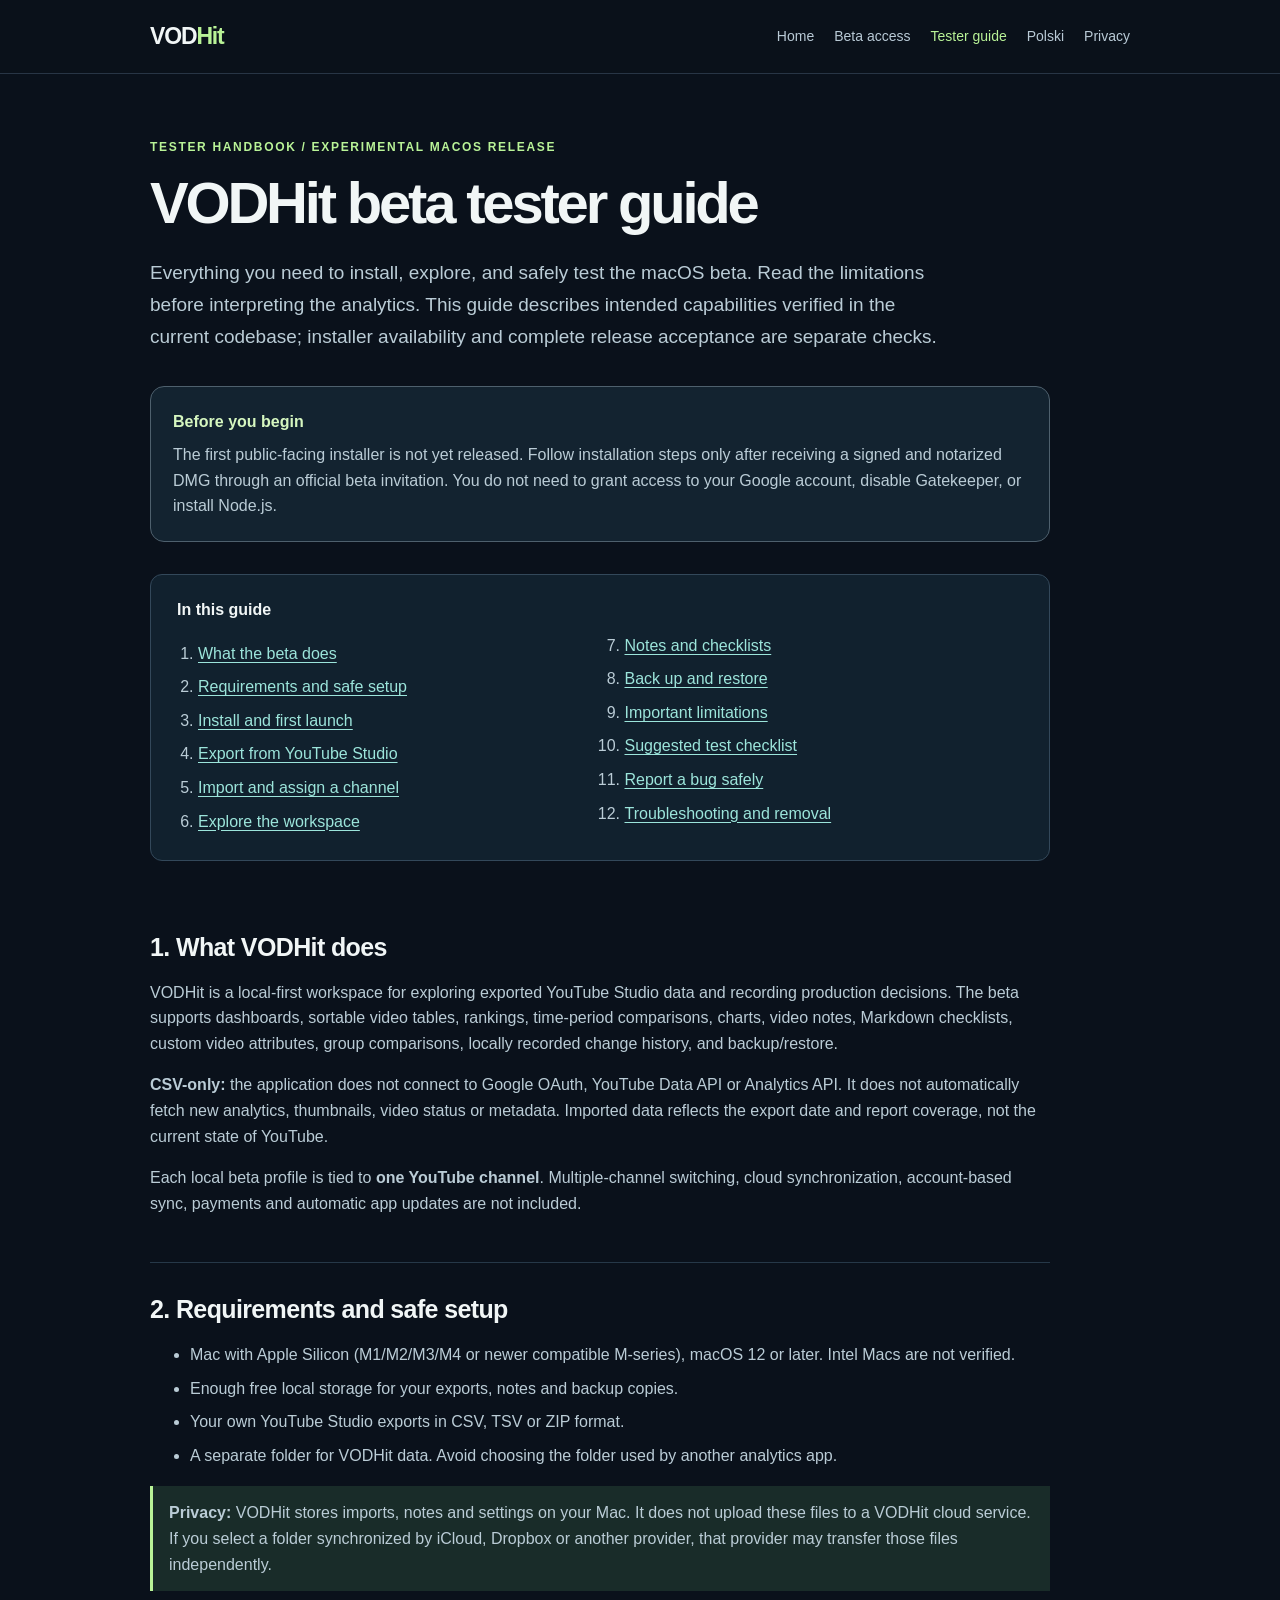
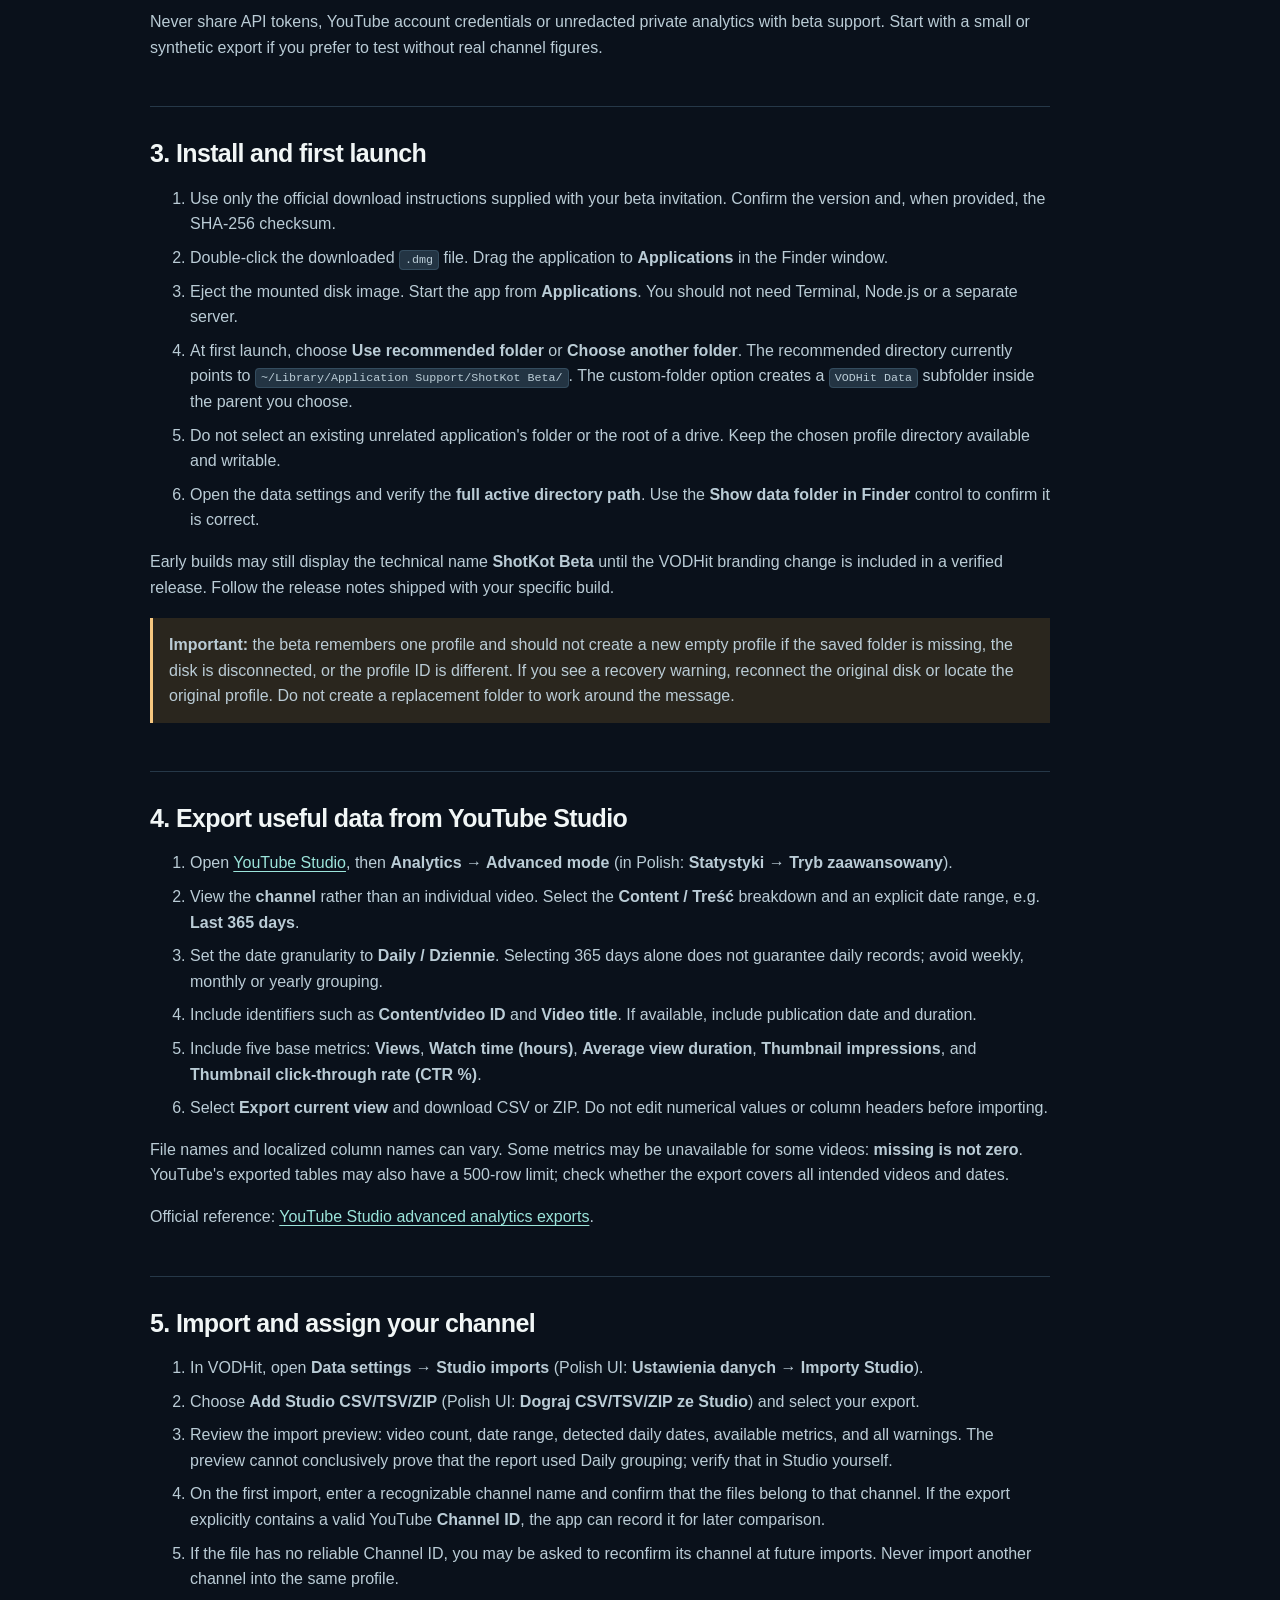
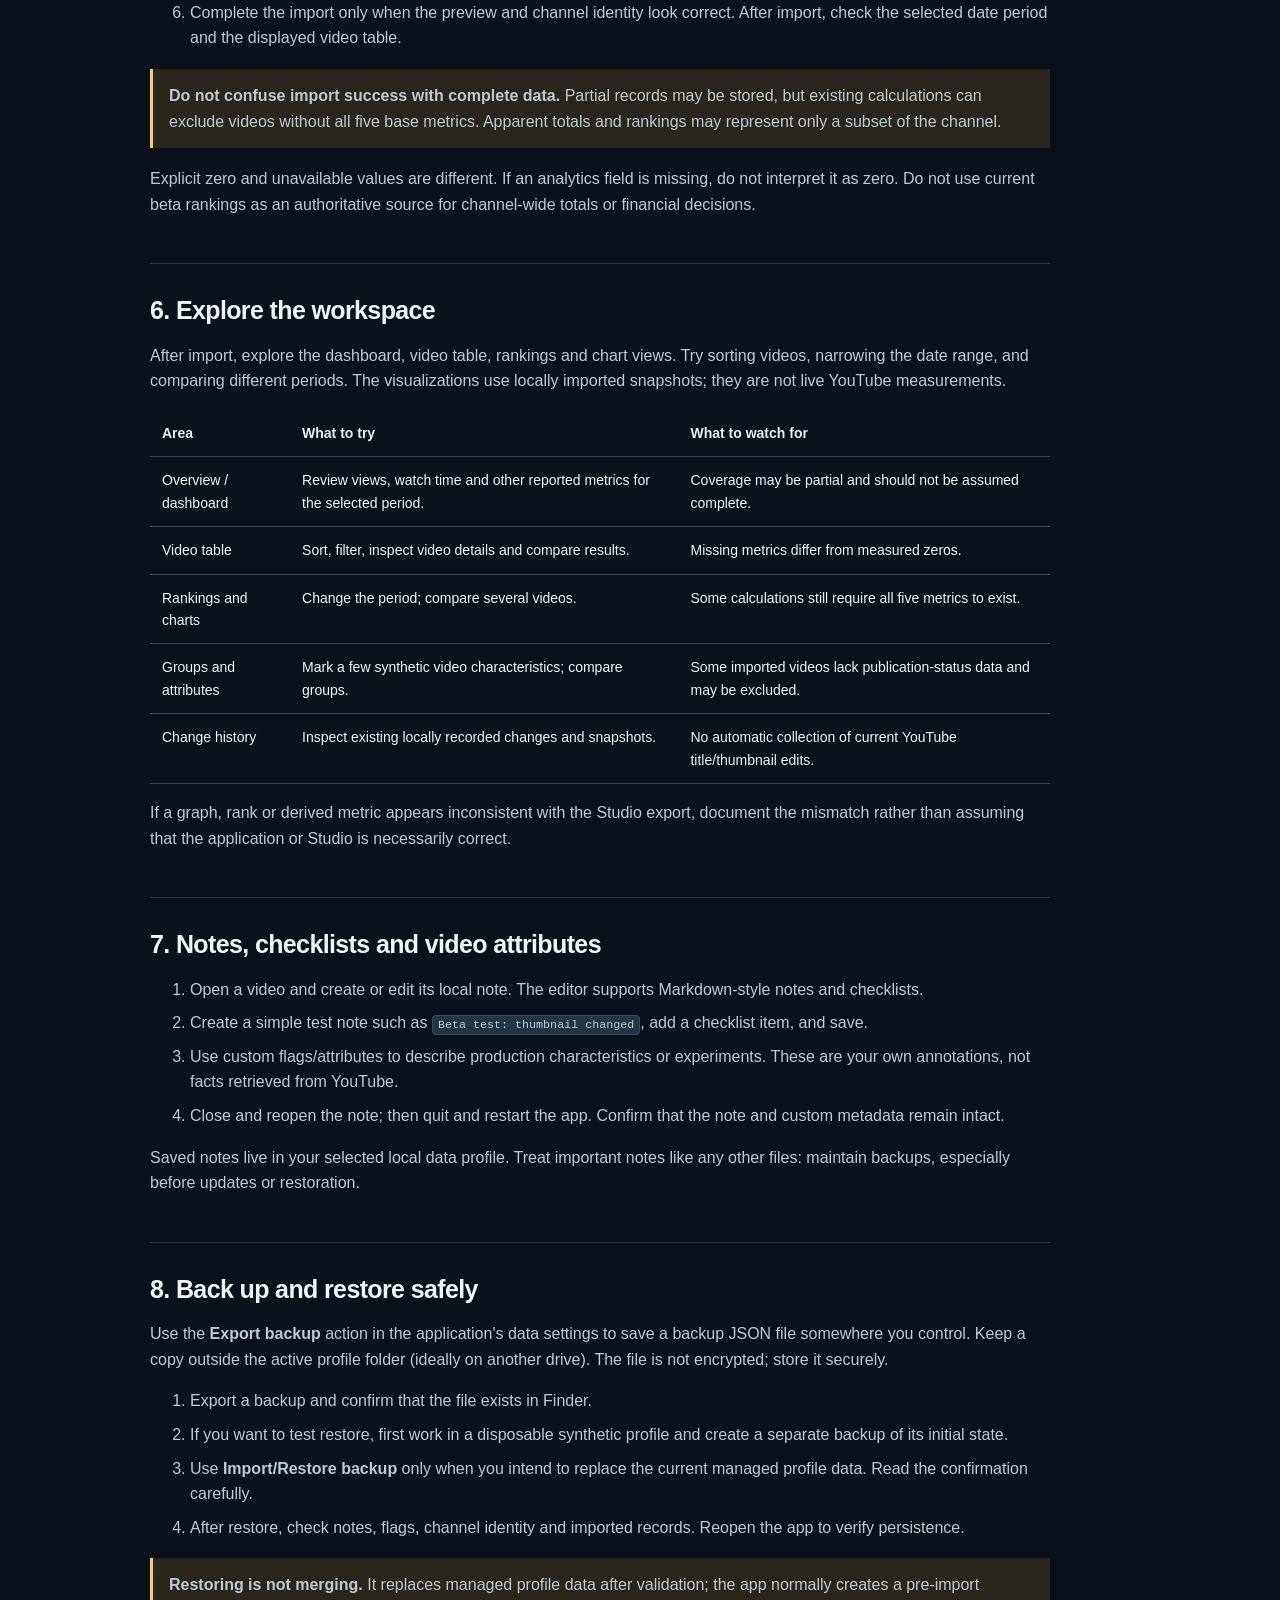
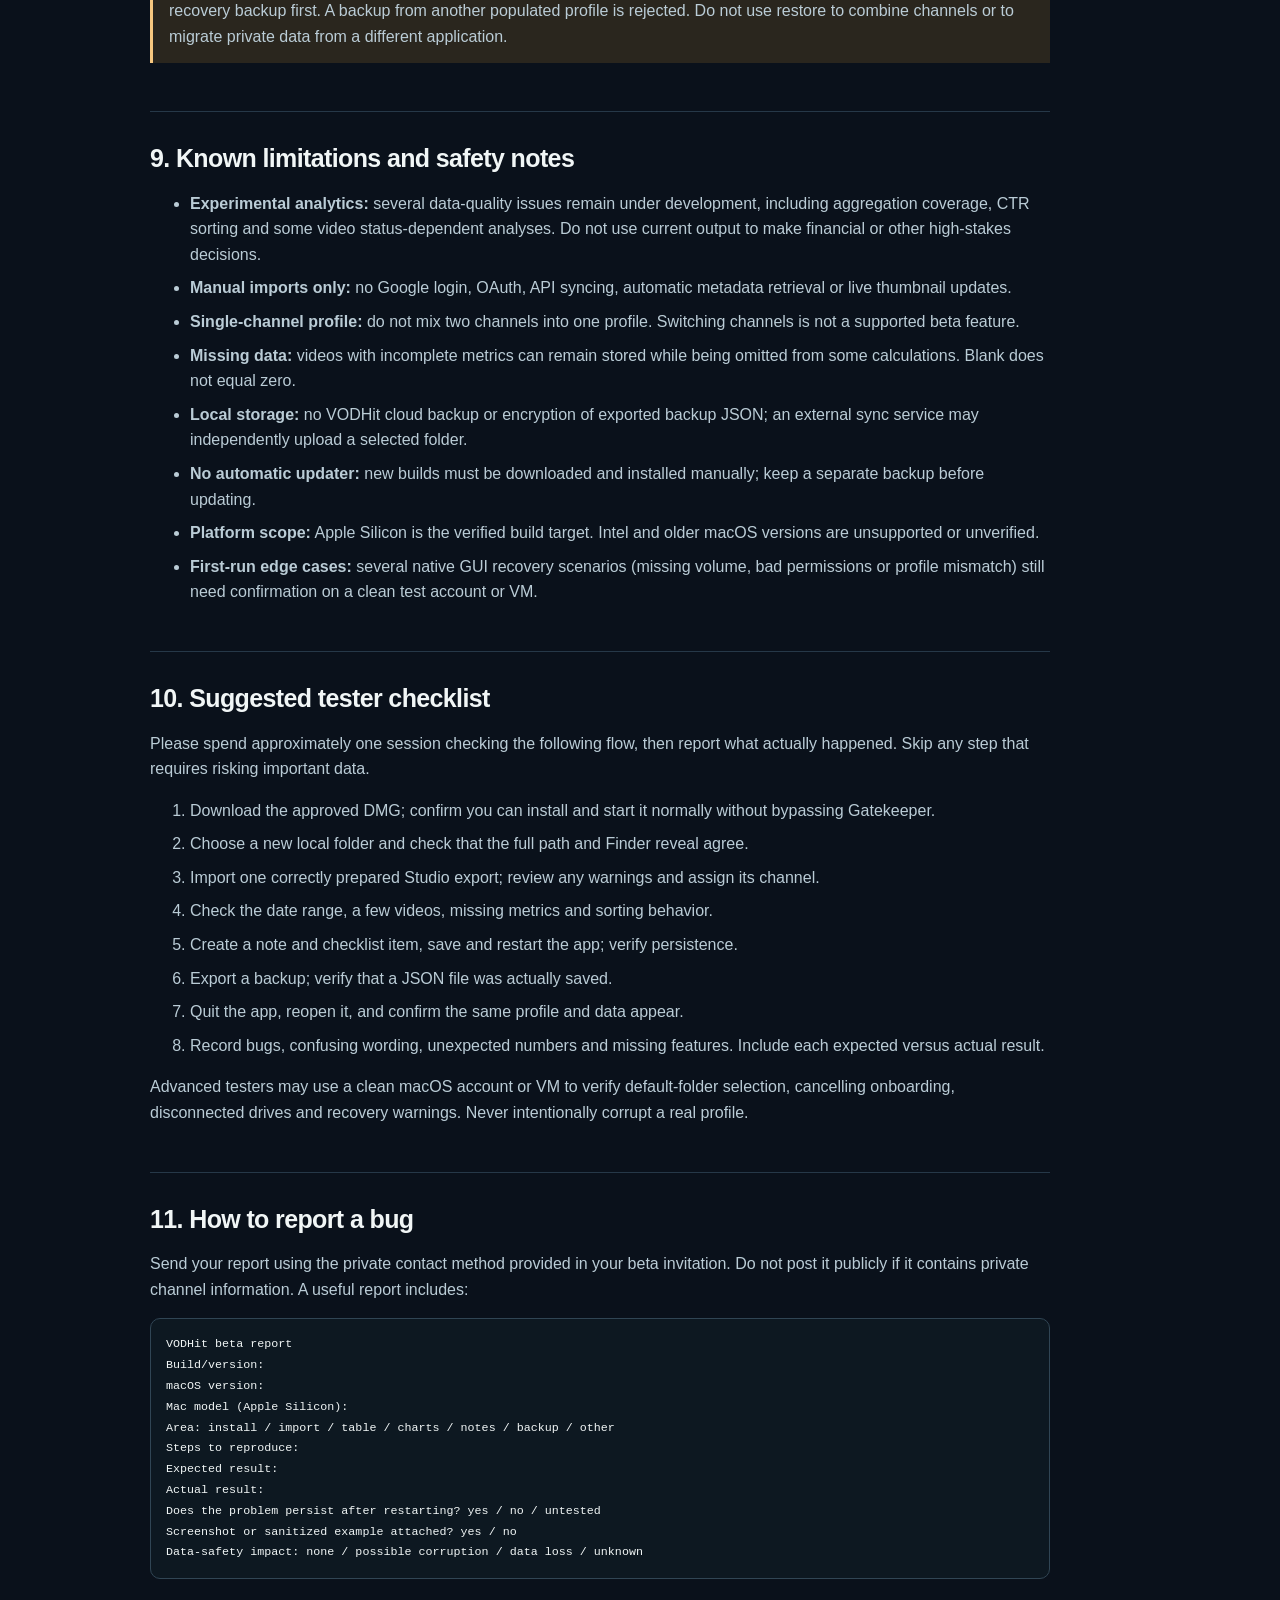
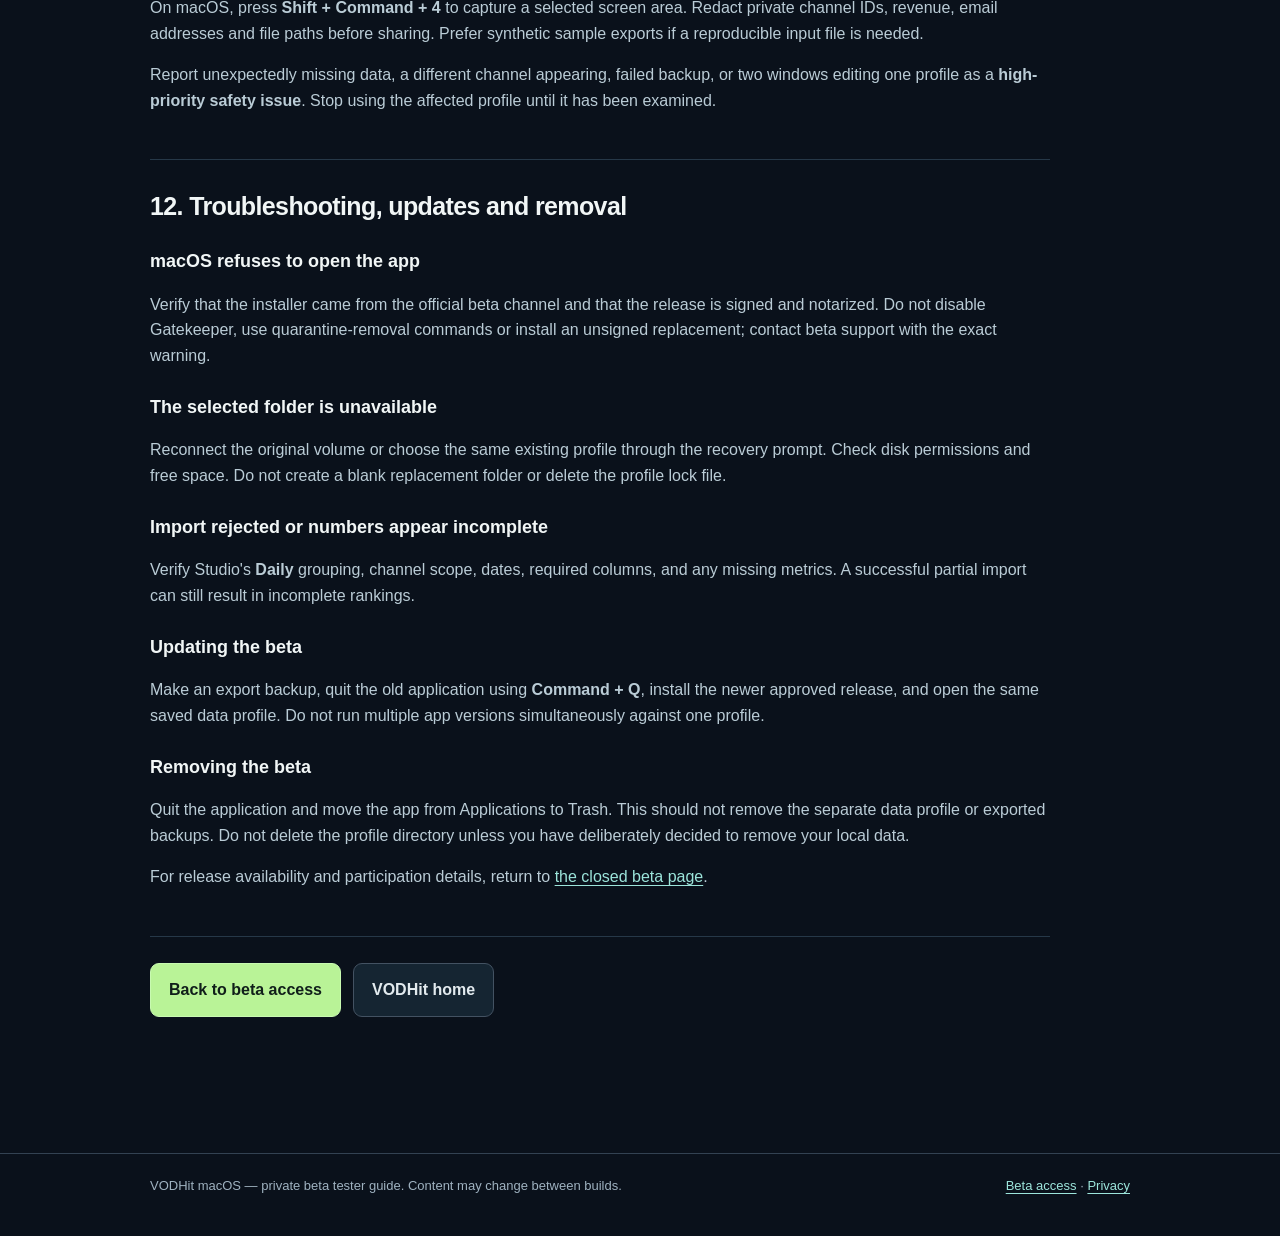
<file: beta-guide.html>
<!doctype html>
<html lang="en">
<head>
  <meta charset="utf-8">
  <meta name="viewport" content="width=device-width, initial-scale=1">
  <meta name="theme-color" content="#0a111b">
  <meta name="description" content="Complete VODHit macOS beta tester guide: install, first launch, YouTube Studio exports, CSV import, notes, analytics, backups, limitations and bug reports.">
  <link rel="icon" type="image/svg+xml" href="assets/favicon.svg">
  <link rel="canonical" href="https://vodhit.app/beta-guide.html">
  <link rel="alternate" hreflang="pl" href="https://vodhit.app/beta-guide-pl.html">
  <link rel="stylesheet" href="styles.css">
  <link rel="stylesheet" href="beta.css">
  <title>Beta tester guide | VODHit for macOS</title>
</head>
<body>
  <a class="skip-link" href="#main">Skip to content</a>
  <header class="beta-header"><div class="beta-shell beta-header-inner">
    <a class="beta-brand" href="index.html" aria-label="VODHit home">VOD<span>Hit</span></a>
    <nav class="beta-nav" aria-label="Beta navigation"><a href="index.html">Home</a><a href="beta.html">Beta access</a><a href="beta-guide.html" aria-current="page">Tester guide</a><a href="beta-guide-pl.html" lang="pl" hreflang="pl">Polski</a><a href="privacy.html">Privacy</a></nav>
  </div></header>
  <main id="main" class="beta-main beta-shell">
    <div class="beta-article">
      <div class="beta-eyebrow">Tester handbook / experimental macOS release</div>
      <h1>VODHit beta tester guide</h1>
      <p class="beta-lead">Everything you need to install, explore, and safely test the macOS beta. Read the limitations before interpreting the analytics. This guide describes intended capabilities verified in the current codebase; installer availability and complete release acceptance are separate checks.</p>
      <div class="beta-state"><strong>Before you begin</strong><p>The first public-facing installer is not yet released. Follow installation steps only after receiving a signed and notarized DMG through an official beta invitation. You do not need to grant access to your Google account, disable Gatekeeper, or install Node.js.</p></div>
      <nav class="beta-toc" aria-label="Guide contents"><strong>In this guide</strong><ol>
        <li><a href="#overview">What the beta does</a></li>
        <li><a href="#requirements">Requirements and safe setup</a></li>
        <li><a href="#install">Install and first launch</a></li>
        <li><a href="#studio-export">Export from YouTube Studio</a></li>
        <li><a href="#import">Import and assign a channel</a></li>
        <li><a href="#workspace">Explore the workspace</a></li>
        <li><a href="#notes">Notes and checklists</a></li>
        <li><a href="#backup">Back up and restore</a></li>
        <li><a href="#limitations">Important limitations</a></li>
        <li><a href="#testing">Suggested test checklist</a></li>
        <li><a href="#feedback">Report a bug safely</a></li>
        <li><a href="#troubleshooting">Troubleshooting and removal</a></li>
      </ol></nav>

      <section id="overview">
        <h2>1. What VODHit does</h2>
        <p>VODHit is a local-first workspace for exploring exported YouTube Studio data and recording production decisions. The beta supports dashboards, sortable video tables, rankings, time-period comparisons, charts, video notes, Markdown checklists, custom video attributes, group comparisons, locally recorded change history, and backup/restore.</p>
        <p><strong>CSV-only:</strong> the application does not connect to Google OAuth, YouTube Data API or Analytics API. It does not automatically fetch new analytics, thumbnails, video status or metadata. Imported data reflects the export date and report coverage, not the current state of YouTube.</p>
        <p>Each local beta profile is tied to <strong>one YouTube channel</strong>. Multiple-channel switching, cloud synchronization, account-based sync, payments and automatic app updates are not included.</p>
      </section>

      <section id="requirements">
        <h2>2. Requirements and safe setup</h2>
        <ul>
          <li>Mac with Apple Silicon (M1/M2/M3/M4 or newer compatible M-series), macOS 12 or later. Intel Macs are not verified.</li>
          <li>Enough free local storage for your exports, notes and backup copies.</li>
          <li>Your own YouTube Studio exports in CSV, TSV or ZIP format.</li>
          <li>A separate folder for VODHit data. Avoid choosing the folder used by another analytics app.</li>
        </ul>
        <div class="beta-notice"><p><strong>Privacy:</strong> VODHit stores imports, notes and settings on your Mac. It does not upload these files to a VODHit cloud service. If you select a folder synchronized by iCloud, Dropbox or another provider, that provider may transfer those files independently.</p></div>
        <p>Never share API tokens, YouTube account credentials or unredacted private analytics with beta support. Start with a small or synthetic export if you prefer to test without real channel figures.</p>
      </section>

      <section id="install">
        <h2>3. Install and first launch</h2>
        <ol>
          <li>Use only the official download instructions supplied with your beta invitation. Confirm the version and, when provided, the SHA-256 checksum.</li>
          <li>Double-click the downloaded <code>.dmg</code> file. Drag the application to <strong>Applications</strong> in the Finder window.</li>
          <li>Eject the mounted disk image. Start the app from <strong>Applications</strong>. You should not need Terminal, Node.js or a separate server.</li>
          <li>At first launch, choose <strong>Use recommended folder</strong> or <strong>Choose another folder</strong>. The recommended directory currently points to <code>~/Library/Application Support/ShotKot Beta/</code>. The custom-folder option creates a <code>VODHit Data</code> subfolder inside the parent you choose.</li>
          <li>Do not select an existing unrelated application's folder or the root of a drive. Keep the chosen profile directory available and writable.</li>
          <li>Open the data settings and verify the <strong>full active directory path</strong>. Use the <strong>Show data folder in Finder</strong> control to confirm it is correct.</li>
        </ol>
        <p>Early builds may still display the technical name <strong>ShotKot Beta</strong> until the VODHit branding change is included in a verified release. Follow the release notes shipped with your specific build.</p>
        <div class="beta-notice warning"><p><strong>Important:</strong> the beta remembers one profile and should not create a new empty profile if the saved folder is missing, the disk is disconnected, or the profile ID is different. If you see a recovery warning, reconnect the original disk or locate the original profile. Do not create a replacement folder to work around the message.</p></div>
      </section>

      <section id="studio-export">
        <h2>4. Export useful data from YouTube Studio</h2>
        <ol>
          <li>Open <a href="https://studio.youtube.com/" rel="noopener noreferrer">YouTube Studio</a>, then <strong>Analytics → Advanced mode</strong> (in Polish: <strong>Statystyki → Tryb zaawansowany</strong>).</li>
          <li>View the <strong>channel</strong> rather than an individual video. Select the <strong>Content / Treść</strong> breakdown and an explicit date range, e.g. <strong>Last 365 days</strong>.</li>
          <li>Set the date granularity to <strong>Daily / Dziennie</strong>. Selecting 365 days alone does not guarantee daily records; avoid weekly, monthly or yearly grouping.</li>
          <li>Include identifiers such as <strong>Content/video ID</strong> and <strong>Video title</strong>. If available, include publication date and duration.</li>
          <li>Include five base metrics: <strong>Views</strong>, <strong>Watch time (hours)</strong>, <strong>Average view duration</strong>, <strong>Thumbnail impressions</strong>, and <strong>Thumbnail click-through rate (CTR %)</strong>.</li>
          <li>Select <strong>Export current view</strong> and download CSV or ZIP. Do not edit numerical values or column headers before importing.</li>
        </ol>
        <p>File names and localized column names can vary. Some metrics may be unavailable for some videos: <strong>missing is not zero</strong>. YouTube's exported tables may also have a 500-row limit; check whether the export covers all intended videos and dates.</p>
        <p>Official reference: <a href="https://support.google.com/youtube/answer/9717005?hl=en" rel="noopener noreferrer">YouTube Studio advanced analytics exports</a>.</p>
      </section>

      <section id="import">
        <h2>5. Import and assign your channel</h2>
        <ol>
          <li>In VODHit, open <strong>Data settings → Studio imports</strong> (Polish UI: <strong>Ustawienia danych → Importy Studio</strong>).</li>
          <li>Choose <strong>Add Studio CSV/TSV/ZIP</strong> (Polish UI: <strong>Dograj CSV/TSV/ZIP ze Studio</strong>) and select your export.</li>
          <li>Review the import preview: video count, date range, detected daily dates, available metrics, and all warnings. The preview cannot conclusively prove that the report used Daily grouping; verify that in Studio yourself.</li>
          <li>On the first import, enter a recognizable channel name and confirm that the files belong to that channel. If the export explicitly contains a valid YouTube <strong>Channel ID</strong>, the app can record it for later comparison.</li>
          <li>If the file has no reliable Channel ID, you may be asked to reconfirm its channel at future imports. Never import another channel into the same profile.</li>
          <li>Complete the import only when the preview and channel identity look correct. After import, check the selected date period and the displayed video table.</li>
        </ol>
        <div class="beta-notice warning"><p><strong>Do not confuse import success with complete data.</strong> Partial records may be stored, but existing calculations can exclude videos without all five base metrics. Apparent totals and rankings may represent only a subset of the channel.</p></div>
        <p>Explicit zero and unavailable values are different. If an analytics field is missing, do not interpret it as zero. Do not use current beta rankings as an authoritative source for channel-wide totals or financial decisions.</p>
      </section>

      <section id="workspace">
        <h2>6. Explore the workspace</h2>
        <p>After import, explore the dashboard, video table, rankings and chart views. Try sorting videos, narrowing the date range, and comparing different periods. The visualizations use locally imported snapshots; they are not live YouTube measurements.</p>
        <table>
          <thead><tr><th>Area</th><th>What to try</th><th>What to watch for</th></tr></thead>
          <tbody>
            <tr><td>Overview / dashboard</td><td>Review views, watch time and other reported metrics for the selected period.</td><td>Coverage may be partial and should not be assumed complete.</td></tr>
            <tr><td>Video table</td><td>Sort, filter, inspect video details and compare results.</td><td>Missing metrics differ from measured zeros.</td></tr>
            <tr><td>Rankings and charts</td><td>Change the period; compare several videos.</td><td>Some calculations still require all five metrics to exist.</td></tr>
            <tr><td>Groups and attributes</td><td>Mark a few synthetic video characteristics; compare groups.</td><td>Some imported videos lack publication-status data and may be excluded.</td></tr>
            <tr><td>Change history</td><td>Inspect existing locally recorded changes and snapshots.</td><td>No automatic collection of current YouTube title/thumbnail edits.</td></tr>
          </tbody>
        </table>
        <p>If a graph, rank or derived metric appears inconsistent with the Studio export, document the mismatch rather than assuming that the application or Studio is necessarily correct.</p>
      </section>

      <section id="notes">
        <h2>7. Notes, checklists and video attributes</h2>
        <ol>
          <li>Open a video and create or edit its local note. The editor supports Markdown-style notes and checklists.</li>
          <li>Create a simple test note such as <code>Beta test: thumbnail changed</code>, add a checklist item, and save.</li>
          <li>Use custom flags/attributes to describe production characteristics or experiments. These are your own annotations, not facts retrieved from YouTube.</li>
          <li>Close and reopen the note; then quit and restart the app. Confirm that the note and custom metadata remain intact.</li>
        </ol>
        <p>Saved notes live in your selected local data profile. Treat important notes like any other files: maintain backups, especially before updates or restoration.</p>
      </section>

      <section id="backup">
        <h2>8. Back up and restore safely</h2>
        <p>Use the <strong>Export backup</strong> action in the application's data settings to save a backup JSON file somewhere you control. Keep a copy outside the active profile folder (ideally on another drive). The file is not encrypted; store it securely.</p>
        <ol>
          <li>Export a backup and confirm that the file exists in Finder.</li>
          <li>If you want to test restore, first work in a disposable synthetic profile and create a separate backup of its initial state.</li>
          <li>Use <strong>Import/Restore backup</strong> only when you intend to replace the current managed profile data. Read the confirmation carefully.</li>
          <li>After restore, check notes, flags, channel identity and imported records. Reopen the app to verify persistence.</li>
        </ol>
        <div class="beta-notice warning"><p><strong>Restoring is not merging.</strong> It replaces managed profile data after validation; the app normally creates a pre-import recovery backup first. A backup from another populated profile is rejected. Do not use restore to combine channels or to migrate private data from a different application.</p></div>
      </section>

      <section id="limitations">
        <h2>9. Known limitations and safety notes</h2>
        <ul>
          <li><strong>Experimental analytics:</strong> several data-quality issues remain under development, including aggregation coverage, CTR sorting and some video status-dependent analyses. Do not use current output to make financial or other high-stakes decisions.</li>
          <li><strong>Manual imports only:</strong> no Google login, OAuth, API syncing, automatic metadata retrieval or live thumbnail updates.</li>
          <li><strong>Single-channel profile:</strong> do not mix two channels into one profile. Switching channels is not a supported beta feature.</li>
          <li><strong>Missing data:</strong> videos with incomplete metrics can remain stored while being omitted from some calculations. Blank does not equal zero.</li>
          <li><strong>Local storage:</strong> no VODHit cloud backup or encryption of exported backup JSON; an external sync service may independently upload a selected folder.</li>
          <li><strong>No automatic updater:</strong> new builds must be downloaded and installed manually; keep a separate backup before updating.</li>
          <li><strong>Platform scope:</strong> Apple Silicon is the verified build target. Intel and older macOS versions are unsupported or unverified.</li>
          <li><strong>First-run edge cases:</strong> several native GUI recovery scenarios (missing volume, bad permissions or profile mismatch) still need confirmation on a clean test account or VM.</li>
        </ul>
      </section>

      <section id="testing">
        <h2>10. Suggested tester checklist</h2>
        <p>Please spend approximately one session checking the following flow, then report what actually happened. Skip any step that requires risking important data.</p>
        <ol>
          <li>Download the approved DMG; confirm you can install and start it normally without bypassing Gatekeeper.</li>
          <li>Choose a new local folder and check that the full path and Finder reveal agree.</li>
          <li>Import one correctly prepared Studio export; review any warnings and assign its channel.</li>
          <li>Check the date range, a few videos, missing metrics and sorting behavior.</li>
          <li>Create a note and checklist item, save and restart the app; verify persistence.</li>
          <li>Export a backup; verify that a JSON file was actually saved.</li>
          <li>Quit the app, reopen it, and confirm the same profile and data appear.</li>
          <li>Record bugs, confusing wording, unexpected numbers and missing features. Include each expected versus actual result.</li>
        </ol>
        <p>Advanced testers may use a clean macOS account or VM to verify default-folder selection, cancelling onboarding, disconnected drives and recovery warnings. Never intentionally corrupt a real profile.</p>
      </section>

      <section id="feedback">
        <h2>11. How to report a bug</h2>
        <p>Send your report using the private contact method provided in your beta invitation. Do not post it publicly if it contains private channel information. A useful report includes:</p>
        <pre><code>VODHit beta report
Build/version:
macOS version:
Mac model (Apple Silicon):
Area: install / import / table / charts / notes / backup / other
Steps to reproduce:
Expected result:
Actual result:
Does the problem persist after restarting? yes / no / untested
Screenshot or sanitized example attached? yes / no
Data-safety impact: none / possible corruption / data loss / unknown</code></pre>
        <p>On macOS, press <strong>Shift + Command + 4</strong> to capture a selected screen area. Redact private channel IDs, revenue, email addresses and file paths before sharing. Prefer synthetic sample exports if a reproducible input file is needed.</p>
        <p>Report unexpectedly missing data, a different channel appearing, failed backup, or two windows editing one profile as a <strong>high-priority safety issue</strong>. Stop using the affected profile until it has been examined.</p>
      </section>

      <section id="troubleshooting">
        <h2>12. Troubleshooting, updates and removal</h2>
        <h3>macOS refuses to open the app</h3>
        <p>Verify that the installer came from the official beta channel and that the release is signed and notarized. Do not disable Gatekeeper, use quarantine-removal commands or install an unsigned replacement; contact beta support with the exact warning.</p>
        <h3>The selected folder is unavailable</h3>
        <p>Reconnect the original volume or choose the same existing profile through the recovery prompt. Check disk permissions and free space. Do not create a blank replacement folder or delete the profile lock file.</p>
        <h3>Import rejected or numbers appear incomplete</h3>
        <p>Verify Studio's <strong>Daily</strong> grouping, channel scope, dates, required columns, and any missing metrics. A successful partial import can still result in incomplete rankings.</p>
        <h3>Updating the beta</h3>
        <p>Make an export backup, quit the old application using <strong>Command + Q</strong>, install the newer approved release, and open the same saved data profile. Do not run multiple app versions simultaneously against one profile.</p>
        <h3>Removing the beta</h3>
        <p>Quit the application and move the app from Applications to Trash. This should not remove the separate data profile or exported backups. Do not delete the profile directory unless you have deliberately decided to remove your local data.</p>
        <p>For release availability and participation details, return to <a href="beta.html">the closed beta page</a>.</p>
      </section>

      <div class="beta-actions"><a class="beta-button" href="beta.html">Back to beta access</a><a class="beta-button secondary" href="index.html">VODHit home</a></div>
    </div>
  </main>
  <footer class="beta-footer"><div class="beta-shell beta-footer-inner"><span>VODHit macOS — private beta tester guide. Content may change between builds.</span><span><a href="beta.html">Beta access</a> · <a href="privacy.html">Privacy</a></span></div></footer>
</body>
</html>
</file>
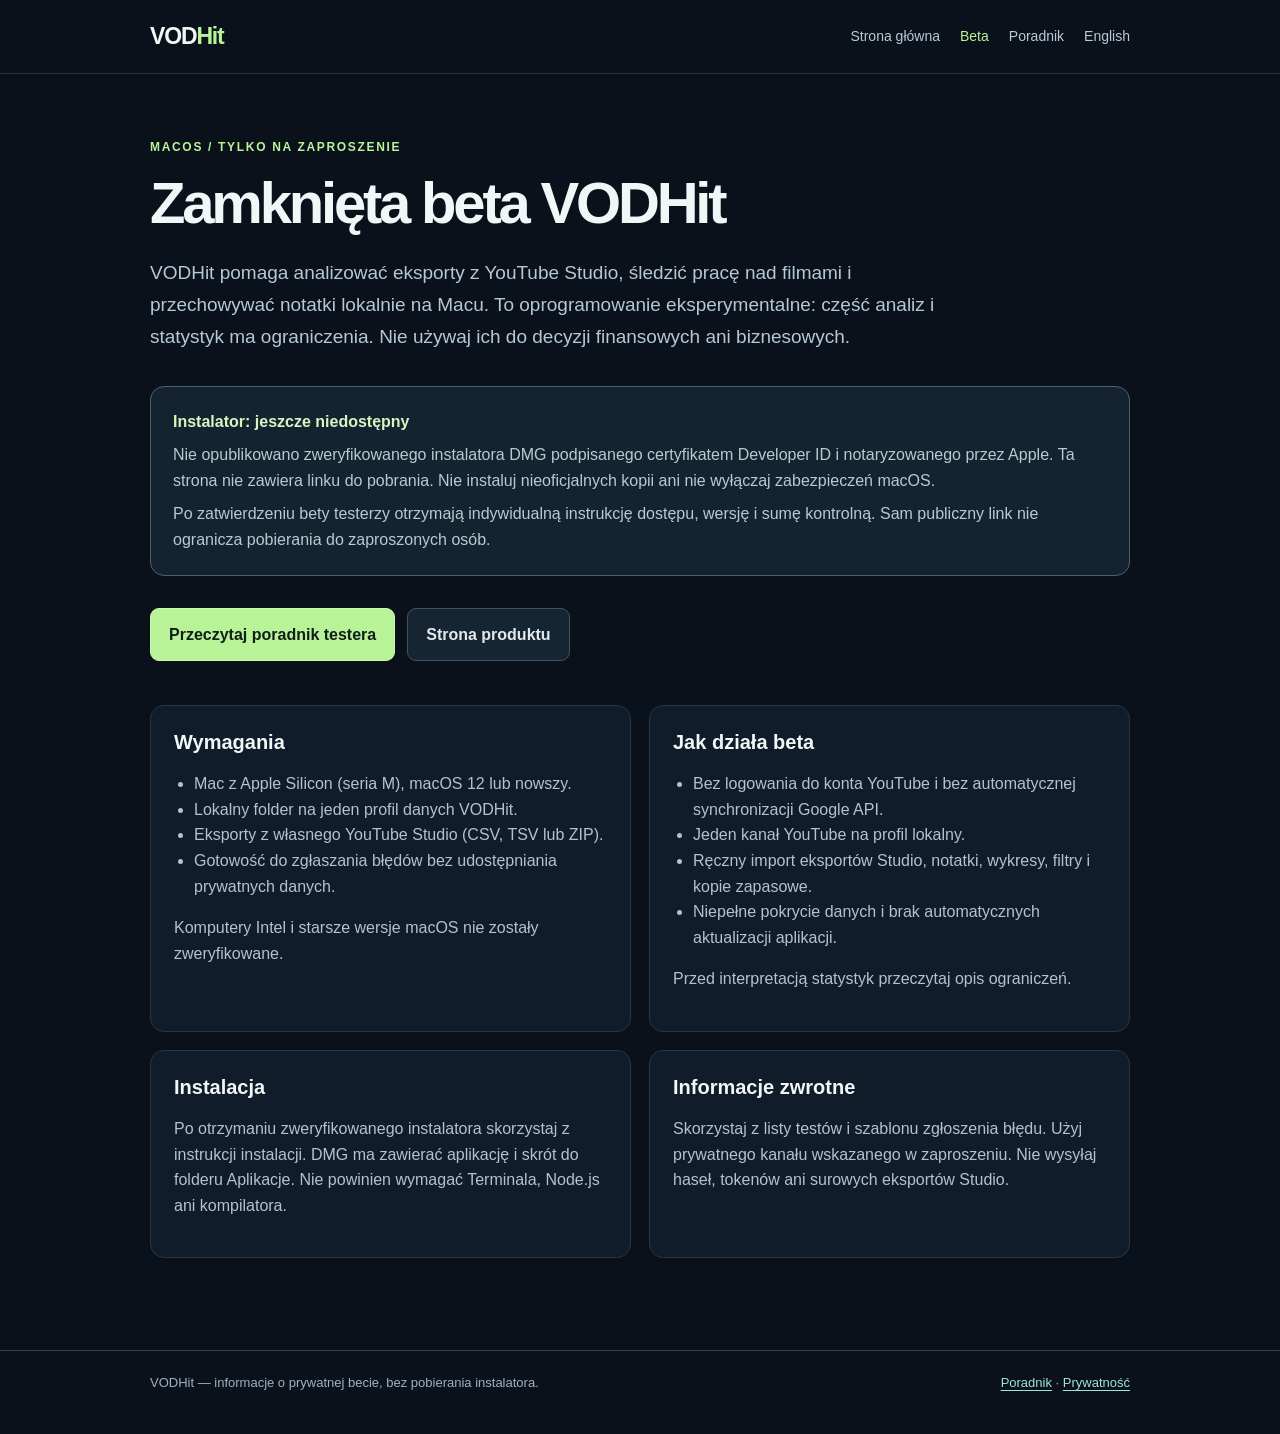
<file: beta-pl.html>
<!doctype html>
<html lang="pl">
<head>
  <meta charset="utf-8">
  <meta name="viewport" content="width=device-width, initial-scale=1">
  <meta name="theme-color" content="#0a111b">
  <meta name="description" content="Zamknięta beta VODHit na macOS: status instalatora, wymagania, poradnik testera i ograniczenia.">
  <link rel="icon" type="image/svg+xml" href="assets/favicon.svg">
  <link rel="canonical" href="https://vodhit.app/beta-pl.html">
  <link rel="alternate" hreflang="en" href="https://vodhit.app/beta.html">
  <link rel="stylesheet" href="styles.css">
  <link rel="stylesheet" href="beta.css">
  <title>Zamknięta beta | VODHit na macOS</title>
</head>
<body>
  <a class="skip-link" href="#main">Przejdź do treści</a>
  <header class="beta-header"><div class="beta-shell beta-header-inner">
    <a class="beta-brand" href="index.html" aria-label="Strona główna VODHit">VOD<span>Hit</span></a>
    <nav class="beta-nav" aria-label="Nawigacja beta">
      <a href="index.html">Strona główna</a><a href="beta-pl.html" aria-current="page">Beta</a><a href="beta-guide-pl.html">Poradnik</a><a href="beta.html" lang="en" hreflang="en">English</a>
    </nav>
  </div></header>
  <main id="main" class="beta-main beta-shell">
    <div class="beta-eyebrow">macOS / tylko na zaproszenie</div>
    <h1>Zamknięta beta VODHit</h1>
    <p class="beta-lead">VODHit pomaga analizować eksporty z YouTube Studio, śledzić pracę nad filmami i przechowywać notatki lokalnie na Macu. To oprogramowanie eksperymentalne: część analiz i statystyk ma ograniczenia. Nie używaj ich do decyzji finansowych ani biznesowych.</p>
    <section class="beta-state" aria-labelledby="download-status">
      <strong id="download-status">Instalator: jeszcze niedostępny</strong>
      <p>Nie opublikowano zweryfikowanego instalatora DMG podpisanego certyfikatem Developer ID i notaryzowanego przez Apple. Ta strona nie zawiera linku do pobrania. Nie instaluj nieoficjalnych kopii ani nie wyłączaj zabezpieczeń macOS.</p>
      <p>Po zatwierdzeniu bety testerzy otrzymają indywidualną instrukcję dostępu, wersję i sumę kontrolną. Sam publiczny link nie ogranicza pobierania do zaproszonych osób.</p>
    </section>
    <div class="beta-actions"><a class="beta-button" href="beta-guide-pl.html">Przeczytaj poradnik testera</a><a class="beta-button secondary" href="index.html">Strona produktu</a></div>
    <div class="beta-grid">
      <section class="beta-panel"><h2>Wymagania</h2><ul><li>Mac z Apple Silicon (seria M), macOS 12 lub nowszy.</li><li>Lokalny folder na jeden profil danych VODHit.</li><li>Eksporty z własnego YouTube Studio (CSV, TSV lub ZIP).</li><li>Gotowość do zgłaszania błędów bez udostępniania prywatnych danych.</li></ul><p>Komputery Intel i starsze wersje macOS nie zostały zweryfikowane.</p></section>
      <section class="beta-panel"><h2>Jak działa beta</h2><ul><li>Bez logowania do konta YouTube i bez automatycznej synchronizacji Google API.</li><li>Jeden kanał YouTube na profil lokalny.</li><li>Ręczny import eksportów Studio, notatki, wykresy, filtry i kopie zapasowe.</li><li>Niepełne pokrycie danych i brak automatycznych aktualizacji aplikacji.</li></ul><p>Przed interpretacją statystyk przeczytaj <a href="beta-guide-pl.html#limitations">opis ograniczeń</a>.</p></section>
      <section class="beta-panel"><h2>Instalacja</h2><p>Po otrzymaniu zweryfikowanego instalatora skorzystaj z <a href="beta-guide-pl.html#install">instrukcji instalacji</a>. DMG ma zawierać aplikację i skrót do folderu Aplikacje. Nie powinien wymagać Terminala, Node.js ani kompilatora.</p></section>
      <section class="beta-panel"><h2>Informacje zwrotne</h2><p>Skorzystaj z <a href="beta-guide-pl.html#testing">listy testów</a> i <a href="beta-guide-pl.html#feedback">szablonu zgłoszenia błędu</a>. Użyj prywatnego kanału wskazanego w zaproszeniu. Nie wysyłaj haseł, tokenów ani surowych eksportów Studio.</p></section>
    </div>
  </main>
  <footer class="beta-footer"><div class="beta-shell beta-footer-inner"><span>VODHit — informacje o prywatnej becie, bez pobierania instalatora.</span><span><a href="beta-guide-pl.html">Poradnik</a> · <a href="privacy.html">Prywatność</a></span></div></footer>
</body>
</html>
</file>
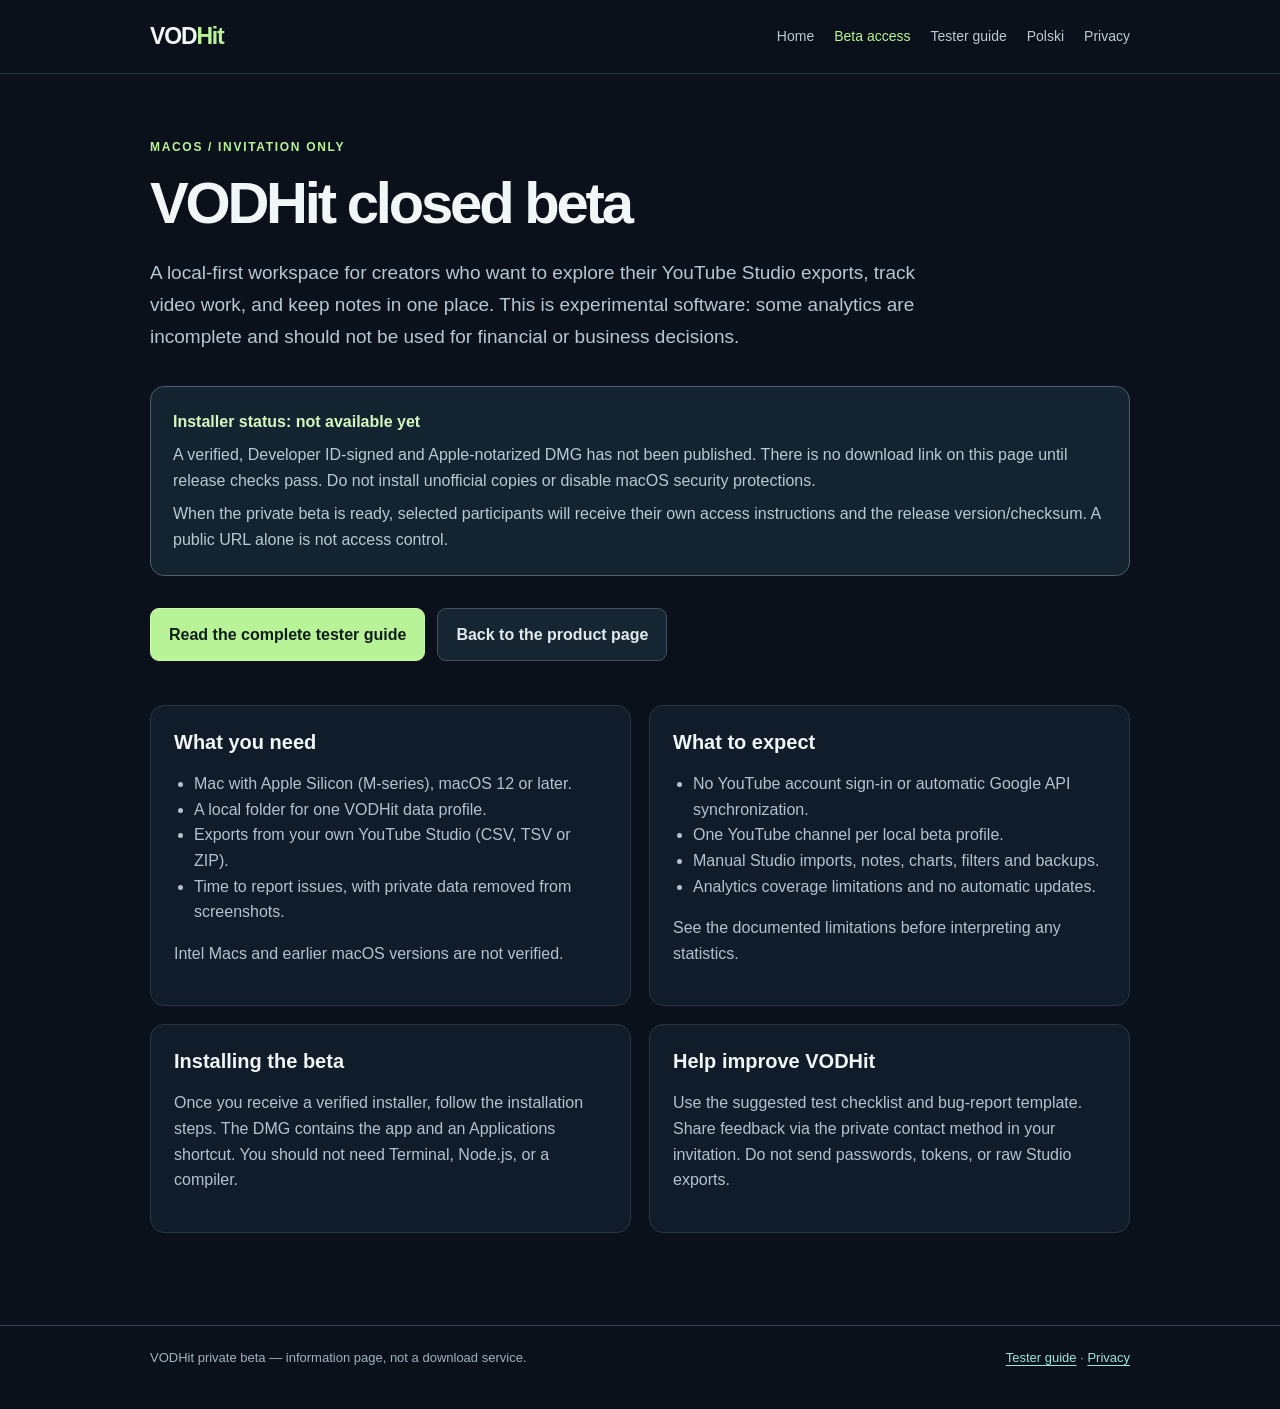
<file: beta.html>
<!doctype html>
<html lang="en">
<head>
  <meta charset="utf-8">
  <meta name="viewport" content="width=device-width, initial-scale=1">
  <meta name="theme-color" content="#0a111b">
  <meta name="description" content="VODHit macOS closed beta: access status, installation requirements, tester guide, limitations and reporting.">
  <link rel="icon" type="image/svg+xml" href="assets/favicon.svg">
  <link rel="canonical" href="https://vodhit.app/beta.html">
  <link rel="alternate" hreflang="pl" href="https://vodhit.app/beta-pl.html">
  <link rel="stylesheet" href="styles.css">
  <link rel="stylesheet" href="beta.css">
  <title>Closed beta access | VODHit for macOS</title>
</head>
<body>
  <a class="skip-link" href="#main">Skip to content</a>
  <header class="beta-header">
    <div class="beta-shell beta-header-inner">
      <a class="beta-brand" href="index.html" aria-label="VODHit home">VOD<span>Hit</span></a>
      <nav class="beta-nav" aria-label="Beta navigation">
        <a href="index.html">Home</a>
        <a href="beta.html" aria-current="page">Beta access</a>
        <a href="beta-guide.html">Tester guide</a>
        <a href="beta-pl.html" lang="pl" hreflang="pl">Polski</a>
        <a href="privacy.html">Privacy</a>
      </nav>
    </div>
  </header>
  <main id="main" class="beta-main beta-shell">
    <div class="beta-eyebrow">macOS / invitation only</div>
    <h1>VODHit closed beta</h1>
    <p class="beta-lead">A local-first workspace for creators who want to explore their YouTube Studio exports, track video work, and keep notes in one place. This is experimental software: some analytics are incomplete and should not be used for financial or business decisions.</p>

    <section class="beta-state" aria-labelledby="download-status">
      <strong id="download-status">Installer status: not available yet</strong>
      <p>A verified, Developer ID-signed and Apple-notarized DMG has not been published. There is no download link on this page until release checks pass. Do not install unofficial copies or disable macOS security protections.</p>
      <p>When the private beta is ready, selected participants will receive their own access instructions and the release version/checksum. A public URL alone is not access control.</p>
    </section>
    <div class="beta-actions">
      <a class="beta-button" href="beta-guide.html">Read the complete tester guide</a>
      <a class="beta-button secondary" href="index.html">Back to the product page</a>
    </div>

    <div class="beta-grid">
      <section class="beta-panel">
        <h2>What you need</h2>
        <ul>
          <li>Mac with Apple Silicon (M-series), macOS 12 or later.</li>
          <li>A local folder for one VODHit data profile.</li>
          <li>Exports from your own YouTube Studio (CSV, TSV or ZIP).</li>
          <li>Time to report issues, with private data removed from screenshots.</li>
        </ul>
        <p>Intel Macs and earlier macOS versions are not verified.</p>
      </section>
      <section class="beta-panel">
        <h2>What to expect</h2>
        <ul>
          <li>No YouTube account sign-in or automatic Google API synchronization.</li>
          <li>One YouTube channel per local beta profile.</li>
          <li>Manual Studio imports, notes, charts, filters and backups.</li>
          <li>Analytics coverage limitations and no automatic updates.</li>
        </ul>
        <p>See the <a href="beta-guide.html#limitations">documented limitations</a> before interpreting any statistics.</p>
      </section>
      <section class="beta-panel">
        <h2>Installing the beta</h2>
        <p>Once you receive a verified installer, follow the <a href="beta-guide.html#install">installation steps</a>. The DMG contains the app and an Applications shortcut. You should not need Terminal, Node.js, or a compiler.</p>
      </section>
      <section class="beta-panel">
        <h2>Help improve VODHit</h2>
        <p>Use the <a href="beta-guide.html#testing">suggested test checklist</a> and <a href="beta-guide.html#feedback">bug-report template</a>. Share feedback via the private contact method in your invitation. Do not send passwords, tokens, or raw Studio exports.</p>
      </section>
    </div>
  </main>
  <footer class="beta-footer"><div class="beta-shell beta-footer-inner"><span>VODHit private beta — information page, not a download service.</span><span><a href="beta-guide.html">Tester guide</a> · <a href="privacy.html">Privacy</a></span></div></footer>
</body>
</html>
</file>
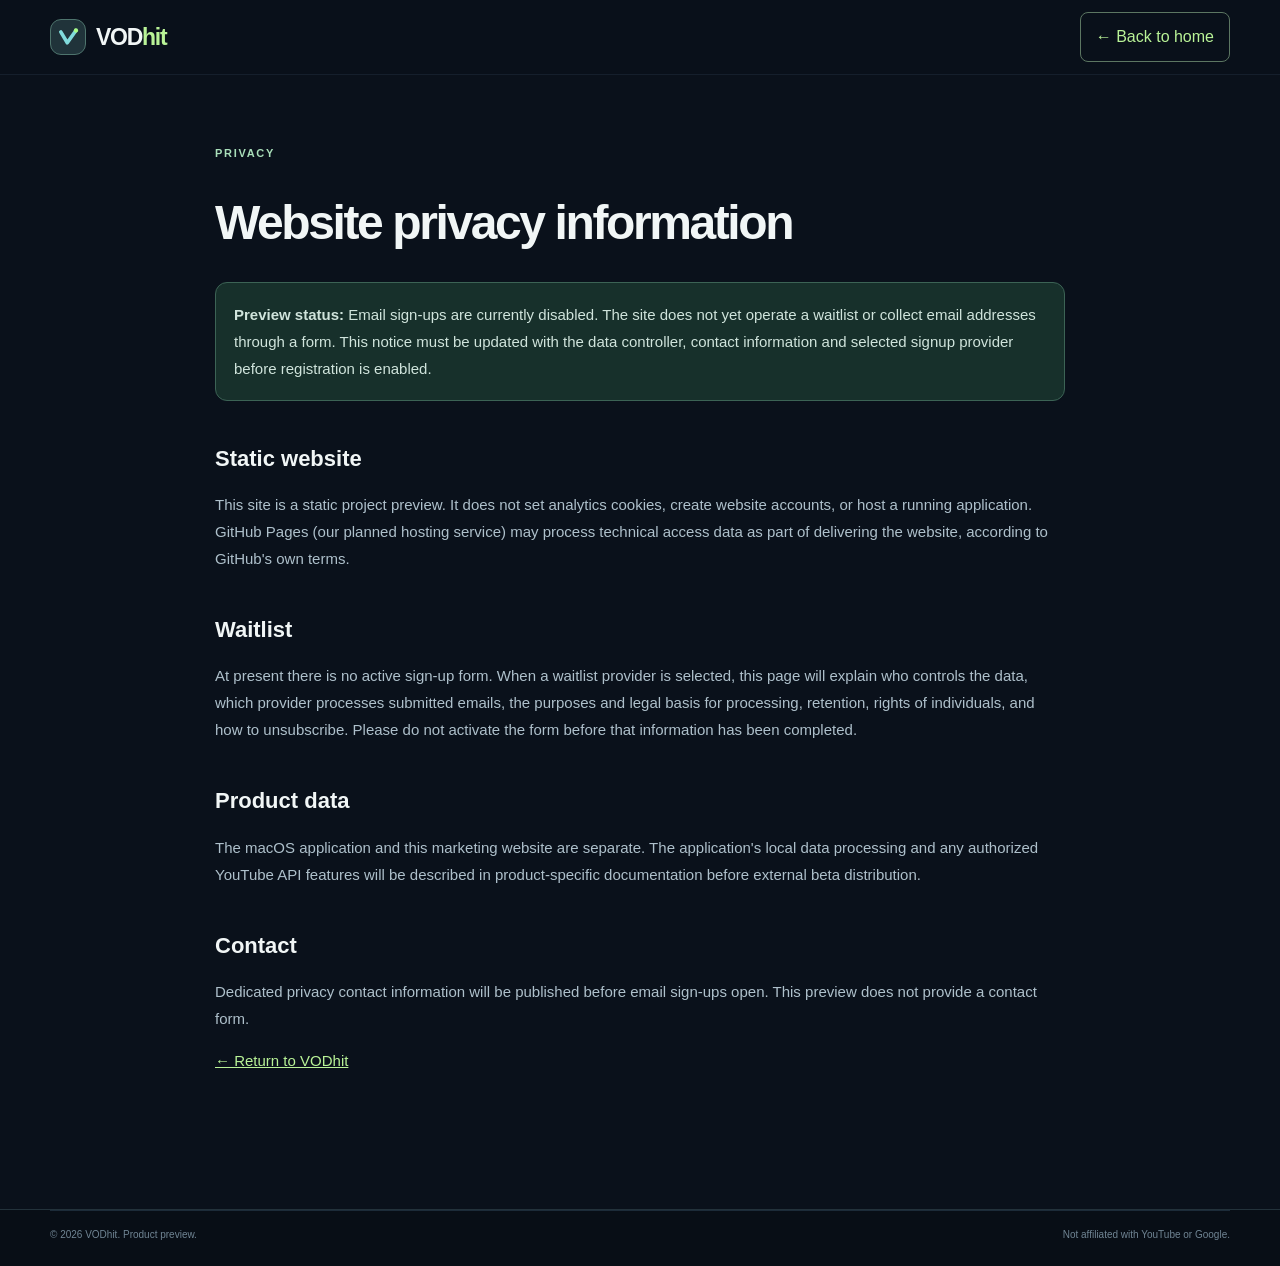
<file: privacy.html>
<!doctype html><html lang="en"><head><meta charset="utf-8"><meta name="viewport" content="width=device-width,initial-scale=1"><meta name="theme-color" content="#0a111b"><meta name="robots" content="noindex"><title>Privacy | VODhit</title><link rel="icon" href="assets/favicon.svg" type="image/svg+xml"><link rel="stylesheet" href="styles.css"></head><body><header class="site-header"><div class="shell nav-wrap"><a class="brand" href="./"><span class="brand-symbol" aria-hidden="true"><svg viewBox="0 0 36 36" fill="none"><path d="M8 11L17 26L29 9" stroke="currentColor" stroke-width="5" stroke-linecap="round" stroke-linejoin="round"/><circle cx="29" cy="9" r="3" fill="#a9fc86"/></svg></span><span>VOD<span>hit</span></span></a><a href="./" class="nav-cta">← Back to home</a></div></header><main class="shell legal"><div class="eyebrow">PRIVACY</div><h1>Website privacy information</h1><p class="notice"><strong>Preview status:</strong> Email sign-ups are currently disabled. The site does not yet operate a waitlist or collect email addresses through a form. This notice must be updated with the data controller, contact information and selected signup provider before registration is enabled.</p><h2>Static website</h2><p>This site is a static project preview. It does not set analytics cookies, create website accounts, or host a running application. GitHub Pages (our planned hosting service) may process technical access data as part of delivering the website, according to GitHub's own terms.</p><h2>Waitlist</h2><p>At present there is no active sign-up form. When a waitlist provider is selected, this page will explain who controls the data, which provider processes submitted emails, the purposes and legal basis for processing, retention, rights of individuals, and how to unsubscribe. Please do not activate the form before that information has been completed.</p><h2>Product data</h2><p>The macOS application and this marketing website are separate. The application's local data processing and any authorized YouTube API features will be described in product-specific documentation before external beta distribution.</p><h2>Contact</h2><p>Dedicated privacy contact information will be published before email sign-ups open. This preview does not provide a contact form.</p><p><a href="./">← Return to VODhit</a></p></main><footer class="footer"><div class="shell footer-bottom"><span>© 2026 VODhit. Product preview.</span><span>Not affiliated with YouTube or Google.</span></div></footer></body></html>
</file>
<file: styles.css>
:root{color-scheme:dark;--bg:#0a111b;--surface:#101c29;--surface2:#142333;--edge:#283545;--muted:#98a9ba;--text:#f1f6f6;--aqua:#84e0e4;--lime:#b9f397;--accent:#c8f7a1;--shell:1180px}*{box-sizing:border-box}html{scroll-behavior:smooth;scroll-padding-top:100px}body{margin:0;background:var(--bg);color:var(--text);font-family:Inter,ui-sans-serif,-apple-system,BlinkMacSystemFont,"Segoe UI",sans-serif;-webkit-font-smoothing:antialiased;line-height:1.6}::selection{background:#85e1e4;color:#08131d}a{color:inherit;text-decoration:none}button,input{font:inherit}button{cursor:pointer}img,svg{max-width:100%}.shell{width:min(calc(100% - 64px),var(--shell));margin-inline:auto}.skip-link{position:absolute;top:-50px;left:16px;background:var(--accent);color:#081117;padding:10px;z-index:300}.skip-link:focus{top:8px}.announcement{display:flex;align-items:center;justify-content:center;gap:12px;flex-wrap:wrap;padding:8px 16px;background:#172b37;border-bottom:1px solid #253d48;font-size:12px;letter-spacing:.01em;color:#c5d9dc}.announcement strong{color:#e8f9f8;font-weight:600}.announcement a{color:var(--lime);text-decoration:underline;text-underline-offset:3px}.announcement-divider{opacity:.35}.live-dot{display:inline-block;width:7px;height:7px;border-radius:50%;background:#b9f397;box-shadow:0 0 14px #b9f39782;flex-shrink:0}.site-header{position:sticky;top:0;z-index:100;background:rgba(10,17,27,.88);backdrop-filter:blur(18px);border-bottom:1px solid #2735466e}.nav-wrap{display:flex;align-items:center;justify-content:space-between;min-height:74px}.brand{display:inline-flex;align-items:center;gap:10px;white-space:nowrap;font-size:23px;letter-spacing:-.055em;font-weight:790;line-height:1}.brand>span:last-child>span{color:var(--lime)}.brand-symbol{display:grid;place-items:center;width:36px;height:36px;background:#20333a;border:1px solid #4e746d;border-radius:11px;color:#80dadb}.brand-symbol svg{width:26px}.main-nav{display:flex;align-items:center;gap:30px;font-size:13px;font-weight:600;color:#b4c3d0}.main-nav a:hover,.text-link:hover{color:var(--lime)}.nav-cta{border:1px solid #5c7662;border-radius:8px;padding:11px 15px;color:var(--lime)}.nav-cta:hover{background:#152f2a}.menu-toggle{display:none}.hero{display:grid;grid-template-columns:1fr 1.06fr;gap:36px;min-height:654px;align-items:center;padding-top:65px;padding-bottom:65px}.hero-copy{position:relative;z-index:2}.eyebrow{color:#a9dfba;font-weight:720;font-size:11px;letter-spacing:.155em;text-transform:uppercase;display:flex;align-items:center;gap:9px}.eyebrow-icon{font-size:15px;color:#a4e8c7}.hero h1{font-size:clamp(44px,4.55vw,66px);line-height:1.055;letter-spacing:-.065em;font-weight:750;margin:26px 0 23px;max-width:655px}h1 em,h2 em{font-weight:inherit;font-style:normal;color:var(--lime)}.hero-sub{color:#a9bbca;font-size:17px;line-height:1.78;max-width:530px;margin:0}.hero-sub strong{color:#e7f5f2}.hero-actions{display:flex;gap:12px;align-items:center;flex-wrap:wrap;margin-top:34px}.button{display:inline-flex;align-items:center;justify-content:center;gap:14px;font-size:13px;font-weight:750;border-radius:10px;padding:14px 19px;min-height:48px;transition:background .2s,transform .2s,border-color .2s}.button:hover{transform:translateY(-2px)}.button-primary{background:var(--lime);color:#0c1a1a;border:1px solid #ccf8b2}.button-primary:hover{background:#d9ffbf}.button-ghost{border:1px solid #3a4956;background:#101923;color:#c8d4df}.button-ghost:hover{background:#192836}.hero-proof{display:flex;gap:12px 22px;flex-wrap:wrap;margin-top:27px;color:#91a5b2;font-size:11px}.hero-proof span{display:inline-flex;gap:6px;align-items:center}.hero-proof svg{width:14px;height:14px;stroke:#a7e890;fill:none;stroke-width:2.4}.hero-visual{position:relative;min-width:0;padding:30px 0 22px}.ambient{position:absolute;border-radius:50%;filter:blur(45px);pointer-events:none}.ambient-one{background:#4e9ccf32;width:400px;height:320px;right:-55px;top:20px}.ambient-two{background:#73b89b22;width:230px;height:240px;left:45px;bottom:20px}.app-window{position:relative;border:1px solid #455469;border-radius:13px;box-shadow:0 22px 65px #0009,0 0 0 8px #1a293242;background:#0e1722;overflow:hidden;transform:perspective(1300px) rotateY(-6deg) rotateX(2deg);transform-origin:center;max-width:630px}.window-chrome{height:39px;display:flex;align-items:center;justify-content:space-between;background:#18232f;border-bottom:1px solid #263746;padding:0 16px;font-size:9px;color:#9fb3c0}.traffic{display:flex;gap:6px}.traffic i{width:7px;height:7px;border-radius:50%;background:#da7678}.traffic i:nth-child(2){background:#e2b86f}.traffic i:nth-child(3){background:#8bbb91}.window-name{margin-left:25px;font-weight:720;letter-spacing:.03em}.window-name span{color:#455c69;padding:0 5px}.chrome-status{display:flex;align-items:center;gap:5px;font-size:8px;letter-spacing:.07em}.chrome-status i{width:6px;height:6px;border-radius:50%;background:#b0df88}.app-toolbar{display:flex;justify-content:space-between;align-items:center;padding:13px 16px;color:#859aaa;font-size:10px;border-bottom:1px solid #263746}.mock-nav{display:flex;gap:18px}.mock-nav span.selected{color:#d7f8df;position:relative}.mock-nav span.selected:after{content:"";position:absolute;left:0;right:0;bottom:-14px;height:2px;background:#b9f397}.mock-filter{background:#182737;padding:5px 9px;border:1px solid #2b4052;border-radius:5px}.mock-filter span{margin-left:8px}.app-content{padding:16px}.mock-stat-grid{display:grid;grid-template-columns:repeat(3,1fr);gap:8px}.mock-stat-grid>div{background:#15222e;border:1px solid #2a3949;border-radius:7px;padding:12px;display:flex;flex-direction:column;gap:5px}.mock-stat-grid small{font-size:9px;color:#90a7b4}.mock-stat-grid strong{font-size:23px;line-height:1.1;letter-spacing:-.04em;font-weight:740}.mock-stat-grid sup{font-size:10px;color:#94acb4;vertical-align:baseline}.mock-stat-grid span{color:#a4e9aa;font-size:10px}.mock-stat-grid span.neutral{color:#b8b4db}.mock-panel{background:#15222e;border:1px solid #2a3949;border-radius:8px}.chart-panel{margin-top:10px;padding:13px 15px 8px}.mock-panel-head{display:flex;justify-content:space-between;align-items:center;color:#dce9ef;font-size:11px;font-weight:670;gap:10px}.chart-tags{color:#98aebb;font-weight:480;font-size:9px}.chart-tags i{display:inline-block;width:8px;height:8px;border-radius:50%;margin:0 3px 0 8px}.legend-cyan{background:#75dfe6}.legend-lime{background:#b8f28a}.hero-chart{width:100%;height:172px;display:block;margin-top:14px}.chart-labels{display:flex;justify-content:space-between;color:#647b8c;font-size:9px;margin-top:0;padding-bottom:4px}.mock-bottom{display:grid;grid-template-columns:1.1fr 1fr;gap:10px;margin-top:10px}.mini-project,.mini-notes{padding:12px 13px}.tiny-pill{background:#30402d;color:#bee997;padding:2px 6px;border-radius:3px;font-size:7px}.project-row{color:#a9bdc7;font-size:10px;margin:11px 0 0;display:flex;align-items:center;gap:8px}.mock-check{width:13px;height:13px;border:1px solid #587083;border-radius:3px;display:grid;place-items:center;color:#102016;font-size:9px}.mock-check.checked{background:#addf8f;border-color:#addf8f}.lime-inline{color:#b8ee8c}.event{display:flex;gap:15px;font-size:10px;margin-top:11px;color:#b3bec9}.event b{color:#8fa4b2;font-weight:600}.floating-note{position:absolute;right:-18px;bottom:20px;background:#1b3034f2;border:1px solid #587b66;border-radius:11px;padding:12px 16px;display:flex;align-items:center;gap:12px;box-shadow:0 12px 40px #0009}.floating-check{background:#b8f28a;color:#102119;font-weight:bold;width:29px;height:29px;border-radius:50%;display:grid;place-items:center}.floating-note b{display:block;font-size:12px}.floating-note small{display:block;font-size:10px;color:#9ab9b6}.visual-caption{font-size:10px;text-align:center;color:#667d89;margin:30px 0 0}.strip{border-top:1px solid #263647;border-bottom:1px solid #263647;display:flex;justify-content:space-between;align-items:center;padding-top:20px;padding-bottom:20px;gap:16px;color:#7d94a6;letter-spacing:.1em;font-size:10px;font-weight:720}.strip>div{display:flex;gap:34px}.strip b{color:#d4e3e7;font-size:12px;letter-spacing:normal;margin-left:6px}.section{padding:108px 0}.section-heading{max-width:720px;margin-bottom:45px}.section-heading h2,.workflow h2,.privacy h2,.beta h2{font-size:clamp(35px,4.2vw,52px);line-height:1.12;letter-spacing:-.058em;margin:18px 0}.section-heading p,.workflow-layout>div:first-child>p{color:#9eb0be;font-size:16px;line-height:1.8;max-width:590px}.features{background:#0d1722}.feature-grid{display:grid;grid-template-columns:repeat(3,1fr);gap:14px}.feature-card{border:1px solid #273c49;border-radius:16px;background:linear-gradient(135deg,#142531,#101d28);padding:27px 26px;min-height:285px;position:relative;overflow:hidden;display:flex;flex-direction:column}.feature-card.large{grid-column:span 2}.feature-icon{width:34px;height:34px;border:1px solid #385947;background:#1b342e;border-radius:9px;color:#a9efb6;display:grid;place-items:center;font-weight:730;font-size:20px}.feature-card h3{font-size:20px;letter-spacing:-.03em;margin:20px 0 8px;line-height:1.25}.feature-card p{margin:0;color:#a3b5c2;font-size:13px;line-height:1.75;max-width:550px}.feature-foot{display:flex;flex-wrap:wrap;gap:6px;margin-top:auto;padding-top:20px}.feature-foot span{background:#233640;color:#a3c9c7;font-size:9px;font-weight:650;letter-spacing:.03em;border-radius:5px;padding:5px 9px}.feature-mini-chart{position:absolute;bottom:7px;right:5px;width:41%;height:80px;opacity:.48}.feature-mini-chart svg{width:100%;height:100%}.data-flow{display:flex;align-items:center;gap:10px;position:absolute;bottom:55px;right:30px;color:#81b4b7;font-size:9px;opacity:.65}.data-flow span{padding:5px 7px;border:1px solid #355a56;border-radius:6px}.data-flow b{color:#aee7aa}.workflow{background:radial-gradient(circle at 10% 30%,#1b303226,transparent 40%),#0a111b}.workflow-layout{display:grid;grid-template-columns:1fr 1fr;gap:100px}.workflow h2{max-width:540px}.workflow-layout>div:first-child>p{max-width:430px}.text-link{display:inline-flex;gap:14px;color:var(--lime);font-size:13px;font-weight:700;margin-top:13px}.steps{border-top:1px solid #293846}.steps>div{display:grid;grid-template-columns:66px 1fr;gap:15px;border-bottom:1px solid #293846;padding:23px 8px}.steps>div>span{color:#a6e6a4;font-size:13px}.steps h3{margin:0 0 4px;font-size:18px;letter-spacing:-.03em}.steps p{margin:0;color:#9eafba;font-size:13px}.privacy{padding-top:25px}.privacy-card{border:1px solid #345649;border-radius:18px;background:linear-gradient(120deg,#162d2d,#101f29 75%);padding:52px 64px;display:grid;grid-template-columns:100px 1fr;gap:40px;align-items:start}.privacy-mark{border:1px solid #4f856b;border-radius:22px;background:#204539;width:87px;height:87px;color:#b9f397;display:grid;place-items:center}.privacy-mark svg{width:57px}.privacy h2{margin:12px 0 14px}.privacy p{color:#aec3c4;font-size:14px;max-width:770px;line-height:1.8}.privacy a{color:var(--lime);text-decoration:underline;text-underline-offset:4px;font-size:13px}.beta{padding:120px 0;background:radial-gradient(circle at 80% 30%,#294d4370,transparent 42%),#101f26}.beta-layout{display:grid;grid-template-columns:1fr 1.02fr;gap:90px;align-items:center}.beta h2{font-size:clamp(37px,4.8vw,58px)}.beta-copy>p{color:#a9bdc2;max-width:450px;font-size:15px;line-height:1.8}.beta-facts{display:flex;gap:18px;flex-wrap:wrap;margin-top:28px;color:#95c4bb;font-size:11px}.signup-card{background:#11232a;border:1px solid #3b5656;border-radius:18px;padding:36px 33px;box-shadow:0 20px 50px #0004}.signup-card h3{font-size:23px;letter-spacing:-.04em;margin:0}.signup-card>p{color:#9aafb4;font-size:13px;margin:5px 0 28px}.signup-card label{display:block;font-size:11px;font-weight:700;color:#cadfe2;margin:0 0 8px}.input-row{display:flex;gap:8px}.input-row input{min-width:0;flex:1;width:50%;background:#09181e;border:1px solid #4b6266;border-radius:8px;padding:11px 13px;color:#edf9f9;outline:none;font-size:13px}.input-row input:focus{border-color:#9ce8bb;box-shadow:0 0 0 3px #a6eaa027}.input-row input:disabled{opacity:.67}.input-row button{border:0;background:var(--lime);color:#122017;padding:11px 16px;border-radius:8px;font-size:11px;font-weight:790;white-space:nowrap}.input-row button:disabled{opacity:.55;cursor:not-allowed}.form-status{color:#96b1ac;font-size:11px;line-height:1.5;margin:12px 0 0}.form-status.error{color:#ffc4a0}.form-privacy{font-size:10px!important;color:#809c9e!important;line-height:1.6;margin:23px 0 0!important}.form-privacy a{text-decoration:underline}.hosted-link{width:100%;margin:0 0 10px}.hosted-link[hidden]{display:none}.faq{background:#0b131d}.faq .section-heading{margin-bottom:30px}.faq-items{max-width:900px;margin:0 auto}.faq-items details{border-bottom:1px solid #283b49;padding:0 4px}.faq-items summary{cursor:pointer;padding:21px 8px;display:flex;justify-content:space-between;align-items:center;list-style:none;font-weight:650;font-size:15px}.faq-items summary::-webkit-details-marker{display:none}.faq-items summary span{font-size:24px;color:var(--lime);font-weight:320}.faq-items details[open] summary span{transform:rotate(45deg)}.faq-items details p{color:#9fb2c0;font-size:13px;max-width:740px;margin:0;padding:0 8px 24px}.footer{background:#080e16;border-top:1px solid #23323b}.footer-top{display:flex;align-items:center;justify-content:space-between;gap:30px;padding-top:36px;padding-bottom:30px}.footer-top p{color:#869aaa;font-size:12px}.footer nav{display:flex;gap:23px;font-size:12px;color:#9cabb7}.footer a:hover{color:var(--lime)}.footer-bottom{display:flex;align-items:center;justify-content:space-between;gap:15px;flex-wrap:wrap;border-top:1px solid #1c2b39;color:#708594;font-size:10px;padding-top:16px;padding-bottom:23px}
/* Privacy page */.legal{max-width:850px;padding:70px 0 120px}.legal h1{font-size:48px;letter-spacing:-.05em;line-height:1.15}.legal h2{font-size:22px;margin:40px 0 10px}.legal p,.legal li{color:#aec0cb;line-height:1.8;font-size:15px}.legal a{color:var(--lime);text-decoration:underline}.legal .notice{border:1px solid #3c6355;background:#17302b;border-radius:12px;padding:18px;color:#d0e4dc;margin:20px 0}
@media(max-width:1080px){.hero{grid-template-columns:1fr 1fr;gap:18px}.hero h1{font-size:50px}.app-window{transform:none}.floating-note{right:-5px}.data-flow{display:none}.workflow-layout{gap:40px}.beta-layout{gap:45px}}
@media(max-width:840px){.hero{grid-template-columns:1fr;padding-top:70px;padding-bottom:60px}.hero-copy{max-width:690px}.hero-visual{width:min(100%,670px);margin:8px auto 0}.hero h1{font-size:clamp(44px,7.8vw,66px)}.main-nav{gap:16px}.strip{align-items:flex-start;flex-direction:column}.feature-grid{grid-template-columns:repeat(2,1fr)}.feature-card.large{grid-column:span 2}.workflow-layout{grid-template-columns:1fr;gap:30px}.steps{max-width:600px}.beta-layout{grid-template-columns:1fr;gap:34px}.privacy-card{padding:35px;grid-template-columns:70px 1fr;gap:20px}.privacy-mark{width:65px;height:65px}.footer-top{flex-wrap:wrap}.section{padding:82px 0}}
@media(max-width:600px){.shell{width:min(calc(100% - 36px),var(--shell))}.announcement{gap:7px;font-size:10px}.announcement-divider{display:none}.nav-wrap{min-height:62px}.menu-toggle{display:flex;flex-direction:column;gap:4px;justify-content:center;align-items:center;width:40px;height:40px;border-radius:8px;border:1px solid #3e5360;background:transparent}.menu-toggle span{width:17px;height:2px;border-radius:2px;background:#deeeee}.main-nav{display:none;position:absolute;left:0;right:0;top:62px;padding:17px 18px 22px;background:#101d29;border-bottom:1px solid #2a4450;flex-direction:column;align-items:stretch;gap:15px}.main-nav.open{display:flex}.nav-cta{text-align:center}.hero{padding-top:58px;gap:20px}.hero h1{font-size:clamp(41px,10vw,54px)}.hero-sub{font-size:15px}.hero-actions .button{width:100%}.hero-proof{gap:10px}.hero-visual{padding-top:5px}.app-content{padding:9px}.app-toolbar{padding:10px}.mock-stat-grid{gap:5px}.mock-stat-grid>div{padding:7px}.mock-stat-grid strong{font-size:16px}.mock-stat-grid small,.mock-stat-grid span{font-size:8px}.mock-filter{font-size:8px}.mock-nav{gap:8px;font-size:8px}.chart-panel{padding:9px}.hero-chart{height:128px}.mock-panel-head{font-size:9px}.chart-tags{display:none}.mock-bottom{gap:5px}.mini-project,.mini-notes{padding:9px}.project-row,.event{font-size:8px}.floating-note{display:none}.strip>div{gap:10px;flex-wrap:wrap}.strip b{font-size:10px}.section{padding:70px 0}.section-heading h2,.workflow h2,.privacy h2,.beta h2{font-size:37px}.section-heading p{font-size:14px}.feature-grid{grid-template-columns:1fr}.feature-card,.feature-card.large{grid-column:span 1;min-height:275px}.feature-mini-chart{display:none}.privacy-card{grid-template-columns:1fr;padding:28px}.beta{padding:75px 0}.signup-card{padding:26px 20px}.input-row{flex-direction:column}.input-row input{width:100%}.input-row button{min-height:44px}.footer-top{align-items:flex-start;flex-direction:column;gap:12px}.footer-top p{margin:0}.footer-bottom{align-items:flex-start;flex-direction:column;gap:7px}}
@media(prefers-reduced-motion:reduce){html{scroll-behavior:auto}*,*:before,*:after{animation-duration:.01ms!important;transition-duration:.01ms!important}}
@media(max-width:600px){.ambient-one{width:min(400px,100%);right:0}}
</file>
<file: beta.css>
/* VODhit closed-beta documentation: shared accessible article layout */
.beta-shell{width:min(calc(100% - 40px),980px);margin:0 auto}
.beta-header{border-bottom:1px solid var(--edge);padding:18px 0;background:rgba(10,17,27,.95)}
.beta-header-inner{display:flex;align-items:center;justify-content:space-between;gap:24px;flex-wrap:wrap}
.beta-brand{font-weight:800;font-size:23px;letter-spacing:-.05em;color:#f1f6f6}
.beta-brand span{color:var(--lime)}
.beta-nav{display:flex;gap:20px;align-items:center;flex-wrap:wrap;font-size:14px}
.beta-nav a{color:#b9cad6}
.beta-nav a:hover,.beta-nav a[aria-current=page]{color:var(--lime)}
.beta-main{padding:64px 0 92px}
.beta-eyebrow{font-weight:750;font-size:12px;letter-spacing:.14em;text-transform:uppercase;color:var(--lime)}
.beta-main h1{font-size:clamp(38px,6vw,58px);line-height:1.1;letter-spacing:-.055em;margin:14px 0 22px}
.beta-lead{font-size:19px;color:#b6c7d5;line-height:1.7;max-width:800px}
.beta-state{border:1px solid #4e606d;background:#132330;border-radius:14px;padding:22px;margin:32px 0;color:#dee8ed}
.beta-state strong{color:#d6f7c0}
.beta-state p{margin:8px 0 0;color:#b7cbd0}
.beta-actions{display:flex;gap:12px;flex-wrap:wrap;margin:26px 0 44px}
.beta-button{display:inline-flex;align-items:center;justify-content:center;border-radius:9px;padding:13px 18px;background:#b9f397;color:#101e1a;font-weight:750;border:1px solid #c8fab1}
.beta-button.secondary{background:#152532;border-color:#435262;color:#e2eaee}
.beta-button:hover{filter:brightness(1.08)}
.beta-grid{display:grid;grid-template-columns:repeat(2,minmax(0,1fr));gap:18px}
.beta-panel{background:var(--surface);border:1px solid var(--edge);border-radius:14px;padding:23px}
.beta-panel h2,.beta-panel h3{margin:0 0 10px;font-size:20px;line-height:1.3}
.beta-panel p,.beta-panel li{color:#b2c3d0}
.beta-panel ul{padding-left:20px}
.beta-article{max-width:900px}
.beta-toc{background:#11212e;border:1px solid #33485a;border-radius:12px;padding:22px 26px;margin:26px 0 40px}
.beta-toc strong{display:block;margin-bottom:10px}
.beta-toc ol{columns:2;column-gap:28px;padding-left:21px;margin:0}
.beta-toc li{break-inside:avoid;margin:7px 0}
.beta-article section{border-bottom:1px solid #263848;padding:30px 0;scroll-margin-top:26px}
.beta-article h2{font-size:25px;line-height:1.3;letter-spacing:-.025em;margin:0 0 15px}
.beta-article h3{font-size:18px;margin:24px 0 9px}
.beta-article p,.beta-article li{color:#baccd6}
.beta-article li{margin:8px 0}
.beta-article a:not(.beta-button),.beta-toc a,.beta-footer a{color:#9ce5db;text-decoration:underline;text-underline-offset:3px}
.beta-article code{font-size:.9em;background:#233443;border:1px solid #344c5e;padding:2px 5px;border-radius:4px;overflow-wrap:anywhere}
.beta-article pre{padding:15px;background:#0d1821;border:1px solid #304554;border-radius:10px;overflow:auto;white-space:pre-wrap;overflow-wrap:anywhere}
.beta-article pre code{border:none;padding:0;background:transparent}
.beta-article table{width:100%;border-collapse:collapse;font-size:14px}
.beta-article th,.beta-article td{border-bottom:1px solid #364757;padding:12px;text-align:left;vertical-align:top}
.beta-article th{color:#e4f2f0}
.beta-notice{border-left:3px solid #b9f397;padding:10px 16px;margin:18px 0;background:#192c29;color:#e5f4e7}
.beta-notice.warning{border-left-color:#f7c77f;background:#2a261e}
.beta-notice p{margin:4px 0}
.beta-footer{border-top:1px solid #334252;padding:22px 0 40px;color:#9fb2c0;font-size:13px}
.beta-footer-inner{display:flex;justify-content:space-between;gap:16px;flex-wrap:wrap}
@media(max-width:640px){.beta-main{padding-top:38px}.beta-grid{grid-template-columns:1fr}.beta-toc ol{columns:1}.beta-article table{font-size:12px}.beta-article th,.beta-article td{padding:8px}.beta-header-inner{align-items:flex-start}}
@media(prefers-reduced-motion:reduce){html{scroll-behavior:auto}}
</file>
